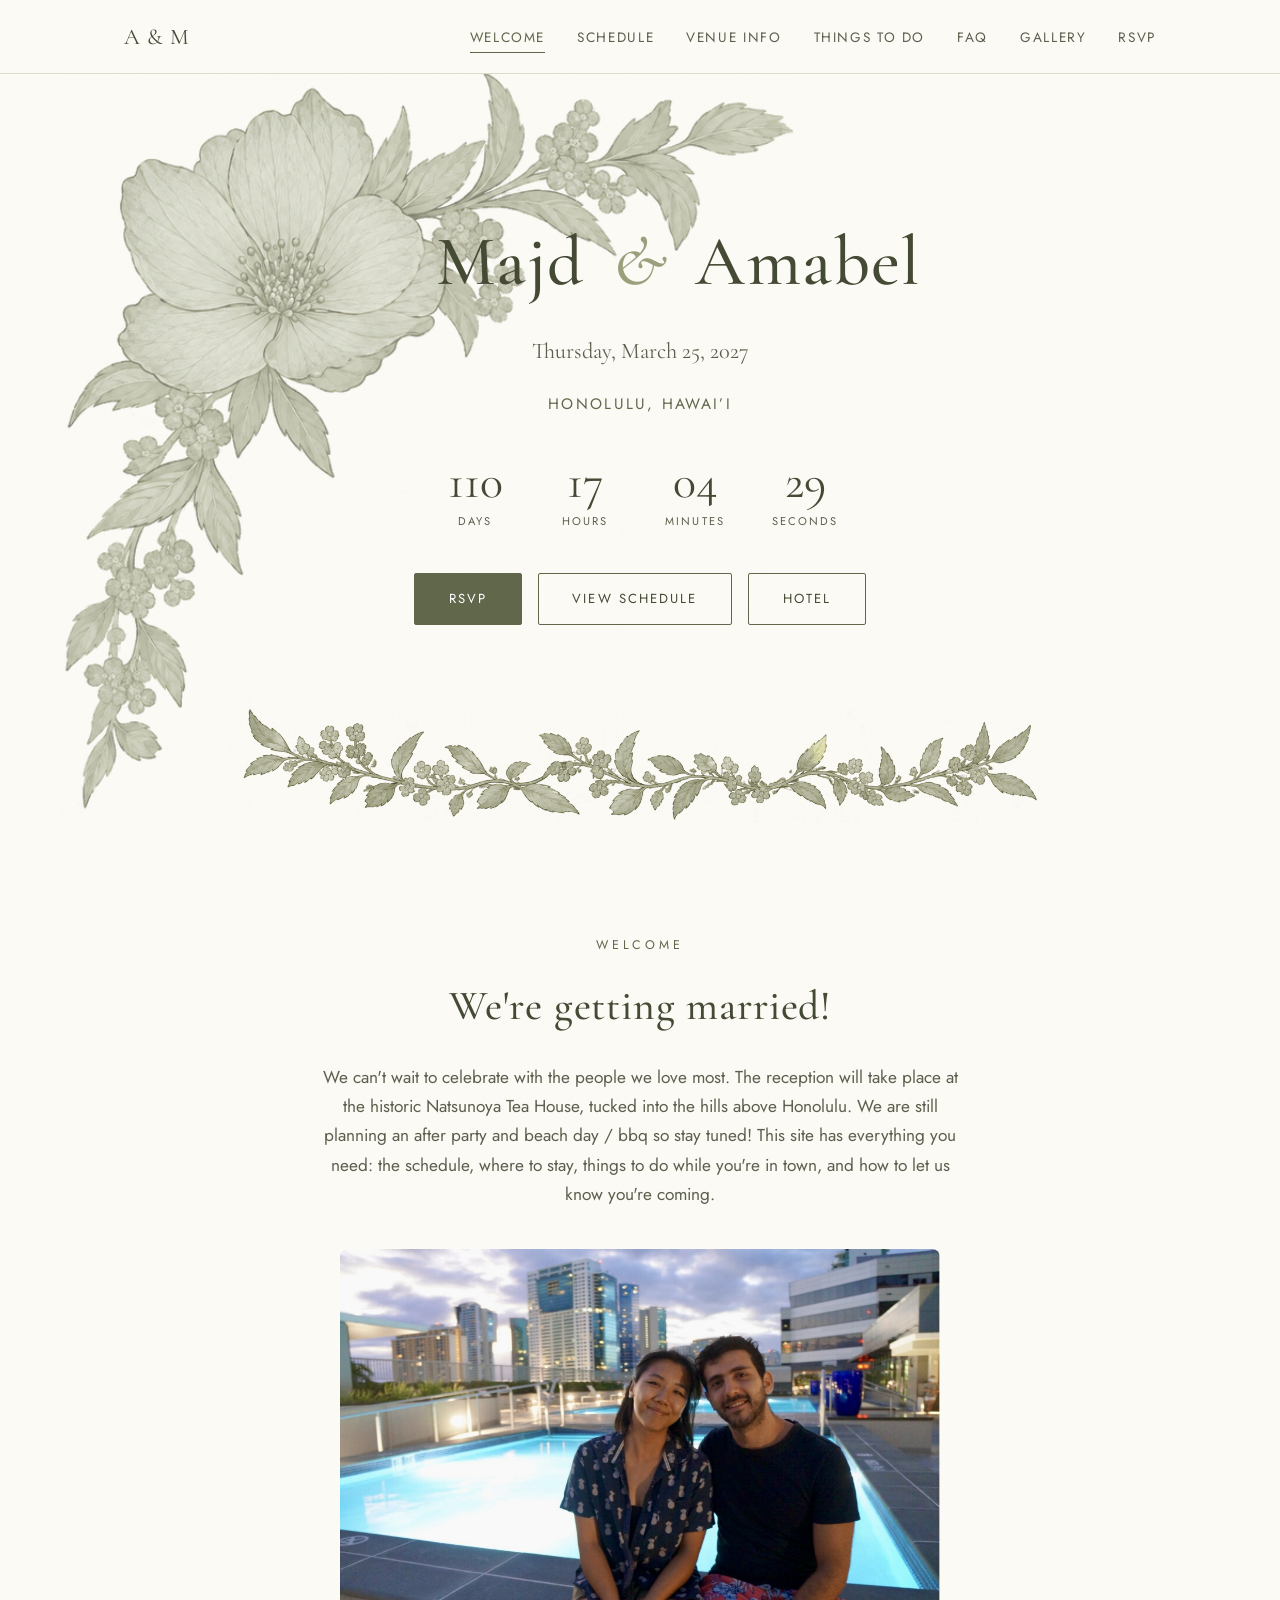
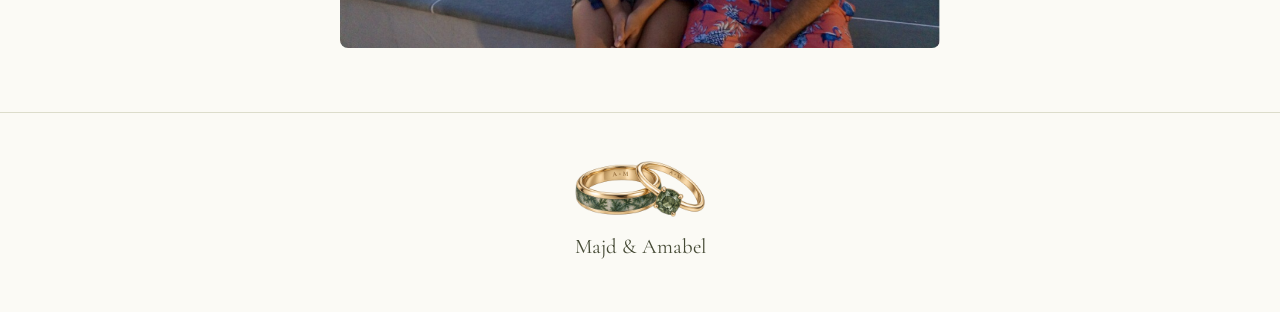
<file: index.html>
<!DOCTYPE html>
<html lang="en">
<head>
<meta charset="UTF-8">
<meta name="viewport" content="width=device-width, initial-scale=1.0">
<title>Majd & Amabel — March 25, 2027</title>
<meta name="description" content="Join us as we celebrate the wedding of Majd & Amabel on Thursday, March 25, 2027 in Honolulu, Hawai'i.">
<link rel="icon" href="images/favicon.svg" type="image/svg+xml">
<link rel="stylesheet" href="css/style.css">
</head>
<body>

<header class="site-header">
  <nav class="nav">
    <a href="index.html" class="nav-brand">A &amp; M</a>
    <button class="nav-toggle" aria-label="Toggle menu"><span></span><span></span><span></span></button>
    <ul class="nav-links">
      <li><a href="index.html" class="active">Welcome</a></li>
      <li><a href="schedule.html">Schedule</a></li>
      <li><a href="travel.html">Venue Info</a></li>
      <li><a href="things-to-do.html">Things To Do</a></li>
      <li><a href="faq.html">FAQ</a></li>
      <li><a href="gallery.html">Gallery</a></li>
      <li><a href="rsvp.html">RSVP</a></li>
    </ul>
  </nav>
</header>

<main>
  <section class="hero hero-decorated">
    <img class="hero-decor hero-decor-right" src="images/decor/corner-spray.png" alt="">
    <h1 class="hero-names"><span class="name name-left">Majd</span><span class="names-sep">&amp;</span><span class="name name-right">Amabel</span></h1>
    <p class="date-line">Thursday, March 25, 2027</p>
    <p class="place-line">Honolulu, Hawai&rsquo;i</p>

    <div class="countdown" data-date="2027-03-25T00:00:00-10:00">
      <div class="unit"><span class="num" id="cd-days">–</span><span class="label">Days</span></div>
      <div class="unit"><span class="num" id="cd-hours">–</span><span class="label">Hours</span></div>
      <div class="unit"><span class="num" id="cd-mins">–</span><span class="label">Minutes</span></div>
      <div class="unit"><span class="num" id="cd-secs">–</span><span class="label">Seconds</span></div>
    </div>

    <div class="btn-row">
      <a href="rsvp.html" class="btn btn-solid">RSVP</a>
      <a href="schedule.html" class="btn">View Schedule</a>
      <a href="travel.html#room-block" class="btn">Hotel</a>
    </div>
  </section>

  <div class="divider divider-floral"><img src="images/decor/divider-vine.png" alt=""></div>

  <section class="block">
    <div class="container">
      <span class="eyebrow">Welcome</span>
      <h2>We're getting married!</h2>
      <p class="lede">
        We can't wait to celebrate with the people we love most. The reception will take place
        at the historic Natsunoya Tea House, tucked into the hills above Honolulu. We are
        still planning an after party and beach day / bbq so stay tuned! This site has
        everything you need: the schedule, where to stay, things to do while you're in
        town, and how to let us know you're coming.
      </p>
      <img src="images/welcome/rooftop-pool.jpg" alt="Majd and Amabel at a rooftop pool in Honolulu"
        style="max-width:600px;width:100%;margin:2.5rem auto 0;border-radius:8px;display:block;">
    </div>
  </section>

</main>

<footer class="site-footer">
  <img class="footer-sprig" src="images/decor/rings.png" alt="">
  <div class="footer-names">Majd &amp; Amabel</div>
</footer>

<script src="js/script.js"></script>
</body>
</html>
</file>
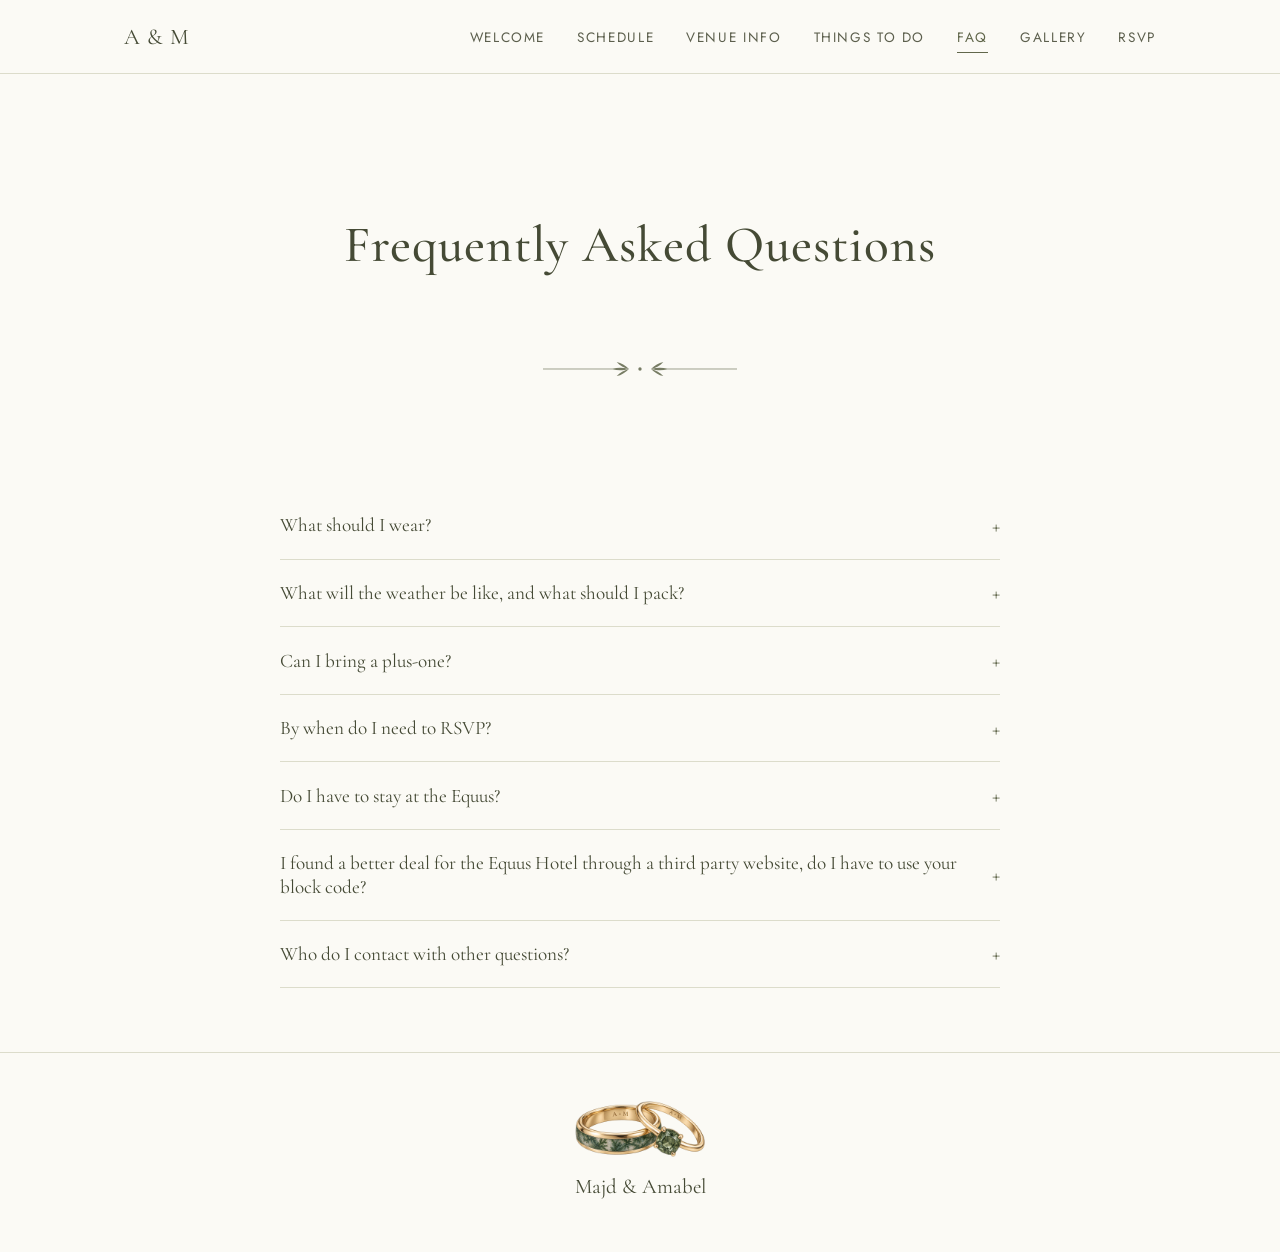
<file: faq.html>
<!DOCTYPE html>
<html lang="en">
<head>
<meta charset="UTF-8">
<meta name="viewport" content="width=device-width, initial-scale=1.0">
<title>FAQ — Majd & Amabel</title>
<link rel="icon" href="images/favicon.svg" type="image/svg+xml">
<link rel="stylesheet" href="css/style.css">
</head>
<body>

<header class="site-header">
  <nav class="nav">
    <a href="index.html" class="nav-brand">A &amp; M</a>
    <button class="nav-toggle" aria-label="Toggle menu"><span></span><span></span><span></span></button>
    <ul class="nav-links">
      <li><a href="index.html">Welcome</a></li>
      <li><a href="schedule.html">Schedule</a></li>
      <li><a href="travel.html">Venue Info</a></li>
      <li><a href="things-to-do.html">Things To Do</a></li>
      <li><a href="faq.html" class="active">FAQ</a></li>
      <li><a href="gallery.html">Gallery</a></li>
      <li><a href="rsvp.html">RSVP</a></li>
    </ul>
  </nav>
</header>

<main>
  <section class="hero" style="padding-bottom:1rem;">
    <h1 style="font-size:clamp(2.2rem,5vw,3.2rem);">Frequently Asked Questions</h1>
  </section>

  <div class="divider"><img src="images/divider.svg" alt=""></div>

  <section class="block">
    <div class="container">
      <div class="faq-list">
        <div class="faq-item">
          <button class="faq-question"><span>What should I wear?</span><span class="icon">+</span></button>
          <div class="faq-answer"><p>
            Please dress in whatever makes you feel most comfortable and confident. For
            inspiration, look toward &lsquo;aloha formal&rsquo;, &lsquo;festive&rsquo;, or
            &lsquo;semi-formal&rsquo; wedding attire.
          </p></div>
        </div>
        <div class="faq-item">
          <button class="faq-question"><span>What will the weather be like, and what should I pack?</span><span class="icon">+</span></button>
          <div class="faq-answer"><p>
            Late March in Honolulu is warm and pleasant, typically in the high 70s to low 80s°F
            (25&ndash;28°C), with the occasional passing shower. Pack light, breathable layers, a
            light rain jacket, comfortable shoes for outdoor activities, and something a little
            dressier for the wedding itself.
          </p></div>
        </div>
        <div class="faq-item">
          <button class="faq-question"><span>Can I bring a plus-one?</span><span class="icon">+</span></button>
          <div class="faq-answer"><p>
            If you want to bring a plus one that is not listed on your invitation, please
            contact us ASAP. We will do our best to accommodate you but can't make any
            guarantees.
          </p></div>
        </div>
        <div class="faq-item">
          <button class="faq-question"><span>By when do I need to RSVP?</span><span class="icon">+</span></button>
          <div class="faq-answer"><p>
            RSVPing as soon as possible is very appreciated as it helps us plan! Please
            RSVP by <strong>January 15, 2027</strong> using the form on our
            <a href="rsvp.html">RSVP page</a>.
          </p></div>
        </div>
        <div class="faq-item">
          <button class="faq-question"><span>Do I have to stay at the Equus?</span><span class="icon">+</span></button>
          <div class="faq-answer"><p>
            Absolutely not, stay wherever you like!
          </p></div>
        </div>
        <div class="faq-item">
          <button class="faq-question"><span>I found a better deal for the Equus Hotel through a third party website, do I have to use your block code?</span><span class="icon">+</span></button>
          <div class="faq-answer"><p>
            If you trust the third party, go ahead and book there! A couple things to keep in
            mind: 1) Third parties often don&rsquo;t mention the mandatory amenity fee so that
            they can advertise the lower prices &mdash; expect to pay an extra +$27/night once
            checking into the hotel. 2) If the prices are similar, go with our hotel block,
            which will get you a better room (their king instead of their queen).
          </p></div>
        </div>
        <div class="faq-item">
          <button class="faq-question"><span>Who do I contact with other questions?</span><span class="icon">+</span></button>
          <div class="faq-answer"><p>
            Feel free to reach out to either of us directly — we're happy to help with
            anything not covered here.
          </p></div>
        </div>
      </div>
    </div>
  </section>
</main>

<footer class="site-footer">
  <img class="footer-sprig" src="images/decor/rings.png" alt="">
  <div class="footer-names">Majd &amp; Amabel</div>
</footer>

<script src="js/script.js"></script>
</body>
</html>
</file>
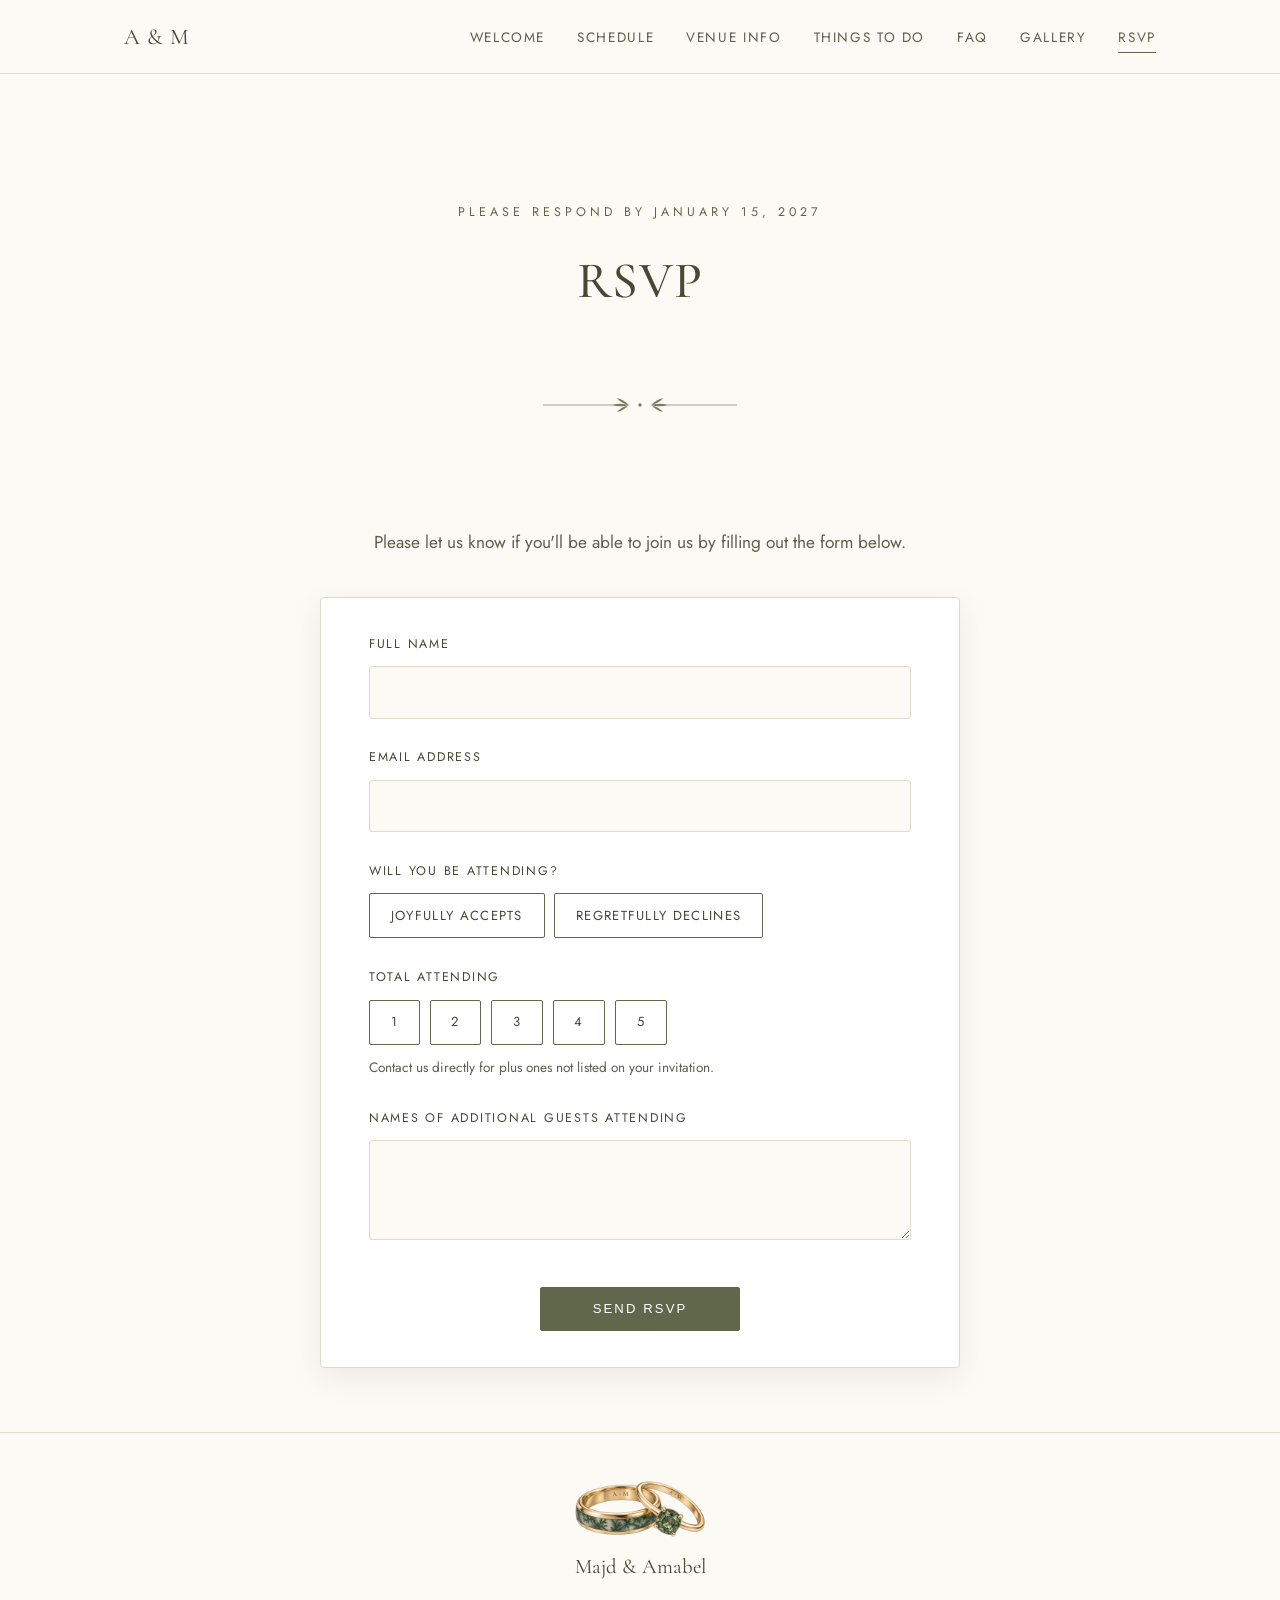
<file: rsvp.html>
<!DOCTYPE html>
<html lang="en">
<head>
<meta charset="UTF-8">
<meta name="viewport" content="width=device-width, initial-scale=1.0">
<title>RSVP — Majd & Amabel</title>
<link rel="icon" href="images/favicon.svg" type="image/svg+xml">
<link rel="stylesheet" href="css/style.css">
</head>
<body>

<header class="site-header">
  <nav class="nav">
    <a href="index.html" class="nav-brand">A &amp; M</a>
    <button class="nav-toggle" aria-label="Toggle menu"><span></span><span></span><span></span></button>
    <ul class="nav-links">
      <li><a href="index.html">Welcome</a></li>
      <li><a href="schedule.html">Schedule</a></li>
      <li><a href="travel.html">Venue Info</a></li>
      <li><a href="things-to-do.html">Things To Do</a></li>
      <li><a href="faq.html">FAQ</a></li>
      <li><a href="gallery.html">Gallery</a></li>
      <li><a href="rsvp.html" class="active">RSVP</a></li>
    </ul>
  </nav>
</header>

<main>
  <section class="hero" style="padding-bottom:1rem;">
    <span class="eyebrow">Please Respond By January 15, 2027</span>
    <h1 style="font-size:clamp(2.2rem,5vw,3.2rem);">RSVP</h1>
  </section>

  <div class="divider"><img src="images/divider.svg" alt=""></div>

  <section class="block">
    <div class="container">
      <p class="lede">Please let us know if you'll be able to join us by filling out the form below.</p>

      <div class="rsvp-panel">
        <form id="rsvp-form">

          <div class="rsvp-field">
            <label class="rsvp-field-label" for="rsvp-name">Full Name</label>
            <input type="text" id="rsvp-name" name="name" autocomplete="name" required>
          </div>

          <div class="rsvp-field">
            <label class="rsvp-field-label" for="rsvp-email">Email Address</label>
            <input type="email" id="rsvp-email" name="email" autocomplete="email" required>
          </div>

          <div class="rsvp-field">
            <span class="rsvp-field-label">Will You Be Attending?</span>
            <div class="choice-group">
              <span class="choice">
                <input type="radio" id="attend-yes" name="attending" value="Joyfully Accepts" required>
                <label for="attend-yes">Joyfully Accepts</label>
              </span>
              <span class="choice">
                <input type="radio" id="attend-no" name="attending" value="Regretfully Declines">
                <label for="attend-no">Regretfully Declines</label>
              </span>
            </div>
          </div>

          <div class="rsvp-field" id="rsvp-total-field">
            <span class="rsvp-field-label">Total Attending</span>
            <div class="choice-group">
              <span class="choice">
                <input type="radio" id="total-1" name="total" value="1" required>
                <label for="total-1">1</label>
              </span>
              <span class="choice">
                <input type="radio" id="total-2" name="total" value="2">
                <label for="total-2">2</label>
              </span>
              <span class="choice">
                <input type="radio" id="total-3" name="total" value="3">
                <label for="total-3">3</label>
              </span>
              <span class="choice">
                <input type="radio" id="total-4" name="total" value="4">
                <label for="total-4">4</label>
              </span>
              <span class="choice">
                <input type="radio" id="total-5" name="total" value="5">
                <label for="total-5">5</label>
              </span>
            </div>
            <p class="rsvp-hint">Contact us directly for plus ones not listed on your invitation.</p>
          </div>

          <div class="rsvp-field" id="rsvp-guest-names-field">
            <label class="rsvp-field-label" for="rsvp-guests">Names of Additional Guests Attending</label>
            <textarea id="rsvp-guests" name="guest_names" autocomplete="off"></textarea>
          </div>

          <div class="rsvp-submit-row">
            <button type="submit" class="btn btn-solid">Send RSVP</button>
          </div>

          <div class="rsvp-error note-box" id="rsvp-error">
            Something went wrong sending your RSVP. Please try again, or email us directly so we don&rsquo;t miss you.
          </div>
        </form>

        <div class="rsvp-thanks" id="rsvp-thanks">
          <img class="rsvp-thanks-bow" src="images/decor/flower-single.png" alt="">
          <h3>Thank you!</h3>
          <p>Your RSVP has been received. We can&rsquo;t wait to celebrate with you.</p>
        </div>
      </div>
    </div>
  </section>
</main>

<footer class="site-footer">
  <img class="footer-sprig" src="images/decor/rings.png" alt="">
  <div class="footer-names">Majd &amp; Amabel</div>
</footer>

<script src="js/script.js"></script>
</body>
</html>
</file>
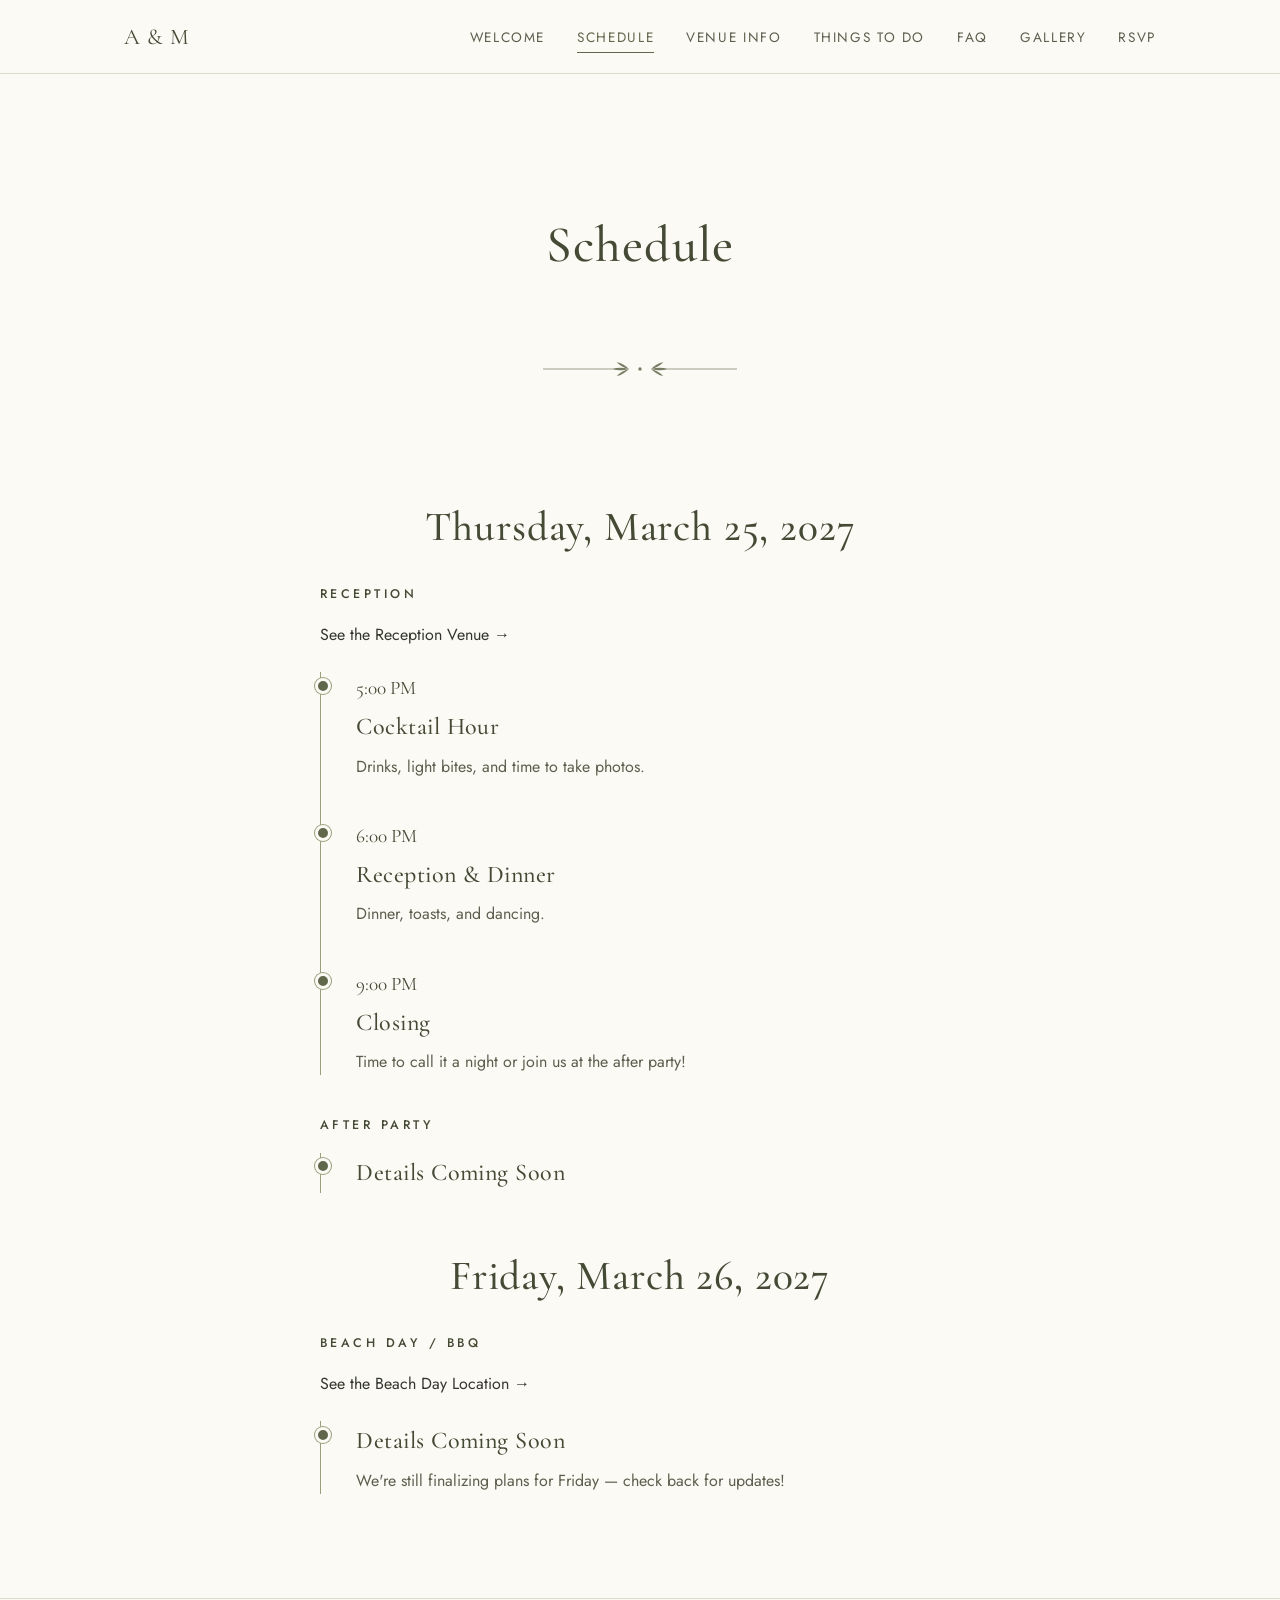
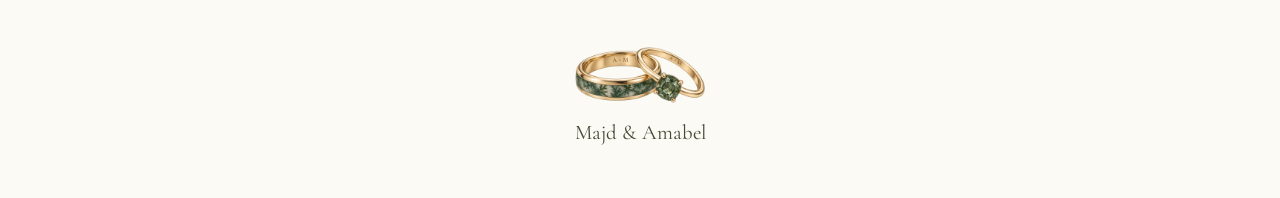
<file: schedule.html>
<!DOCTYPE html>
<html lang="en">
<head>
<meta charset="UTF-8">
<meta name="viewport" content="width=device-width, initial-scale=1.0">
<title>Schedule — Majd & Amabel</title>
<link rel="icon" href="images/favicon.svg" type="image/svg+xml">
<link rel="stylesheet" href="css/style.css">
</head>
<body>

<header class="site-header">
  <nav class="nav">
    <a href="index.html" class="nav-brand">A &amp; M</a>
    <button class="nav-toggle" aria-label="Toggle menu"><span></span><span></span><span></span></button>
    <ul class="nav-links">
      <li><a href="index.html">Welcome</a></li>
      <li><a href="schedule.html" class="active">Schedule</a></li>
      <li><a href="travel.html">Venue Info</a></li>
      <li><a href="things-to-do.html">Things To Do</a></li>
      <li><a href="faq.html">FAQ</a></li>
      <li><a href="gallery.html">Gallery</a></li>
      <li><a href="rsvp.html">RSVP</a></li>
    </ul>
  </nav>
</header>

<main>
  <section class="hero" style="padding-bottom:1rem;">
    <h1 style="font-size:clamp(2.2rem,5vw,3.2rem);">Schedule</h1>
  </section>

  <div class="divider"><img src="images/divider.svg" alt=""></div>

  <section class="block">
    <div class="container">
      <h2>Thursday, March 25, 2027</h2>

      <h3 class="timeline-subhead">Reception</h3>
      <p style="max-width:640px;margin:0 auto 1.5rem;">
        <a href="travel.html#reception-venue">See the Reception Venue &rarr;</a>
      </p>
      <div class="timeline">
        <div class="timeline-item">
          <span class="time">5:00 PM</span>
          <h3>Cocktail Hour</h3>
          <p>Drinks, light bites, and time to take photos.</p>
        </div>
        <div class="timeline-item">
          <span class="time">6:00 PM</span>
          <h3>Reception &amp; Dinner</h3>
          <p>Dinner, toasts, and dancing.</p>
        </div>
        <div class="timeline-item">
          <span class="time">9:00 PM</span>
          <h3>Closing</h3>
          <p>Time to call it a night or join us at the after party!</p>
        </div>
      </div>

      <h3 class="timeline-subhead">After Party</h3>
      <div class="timeline">
        <div class="timeline-item">
          <h3>Details Coming Soon</h3>
        </div>
      </div>

      <h2 style="margin-top:3rem;">Friday, March 26, 2027</h2>

      <h3 class="timeline-subhead">Beach Day / BBQ</h3>
      <p style="max-width:640px;margin:0 auto 1.5rem;">
        <a href="travel.html#beach-day">See the Beach Day Location &rarr;</a>
      </p>
      <div class="timeline">
        <div class="timeline-item">
          <h3>Details Coming Soon</h3>
          <p>We're still finalizing plans for Friday — check back for updates!</p>
        </div>
      </div>
    </div>
  </section>
</main>

<footer class="site-footer">
  <img class="footer-sprig" src="images/decor/rings.png" alt="">
  <div class="footer-names">Majd &amp; Amabel</div>
</footer>

<script src="js/script.js"></script>
</body>
</html>
</file>
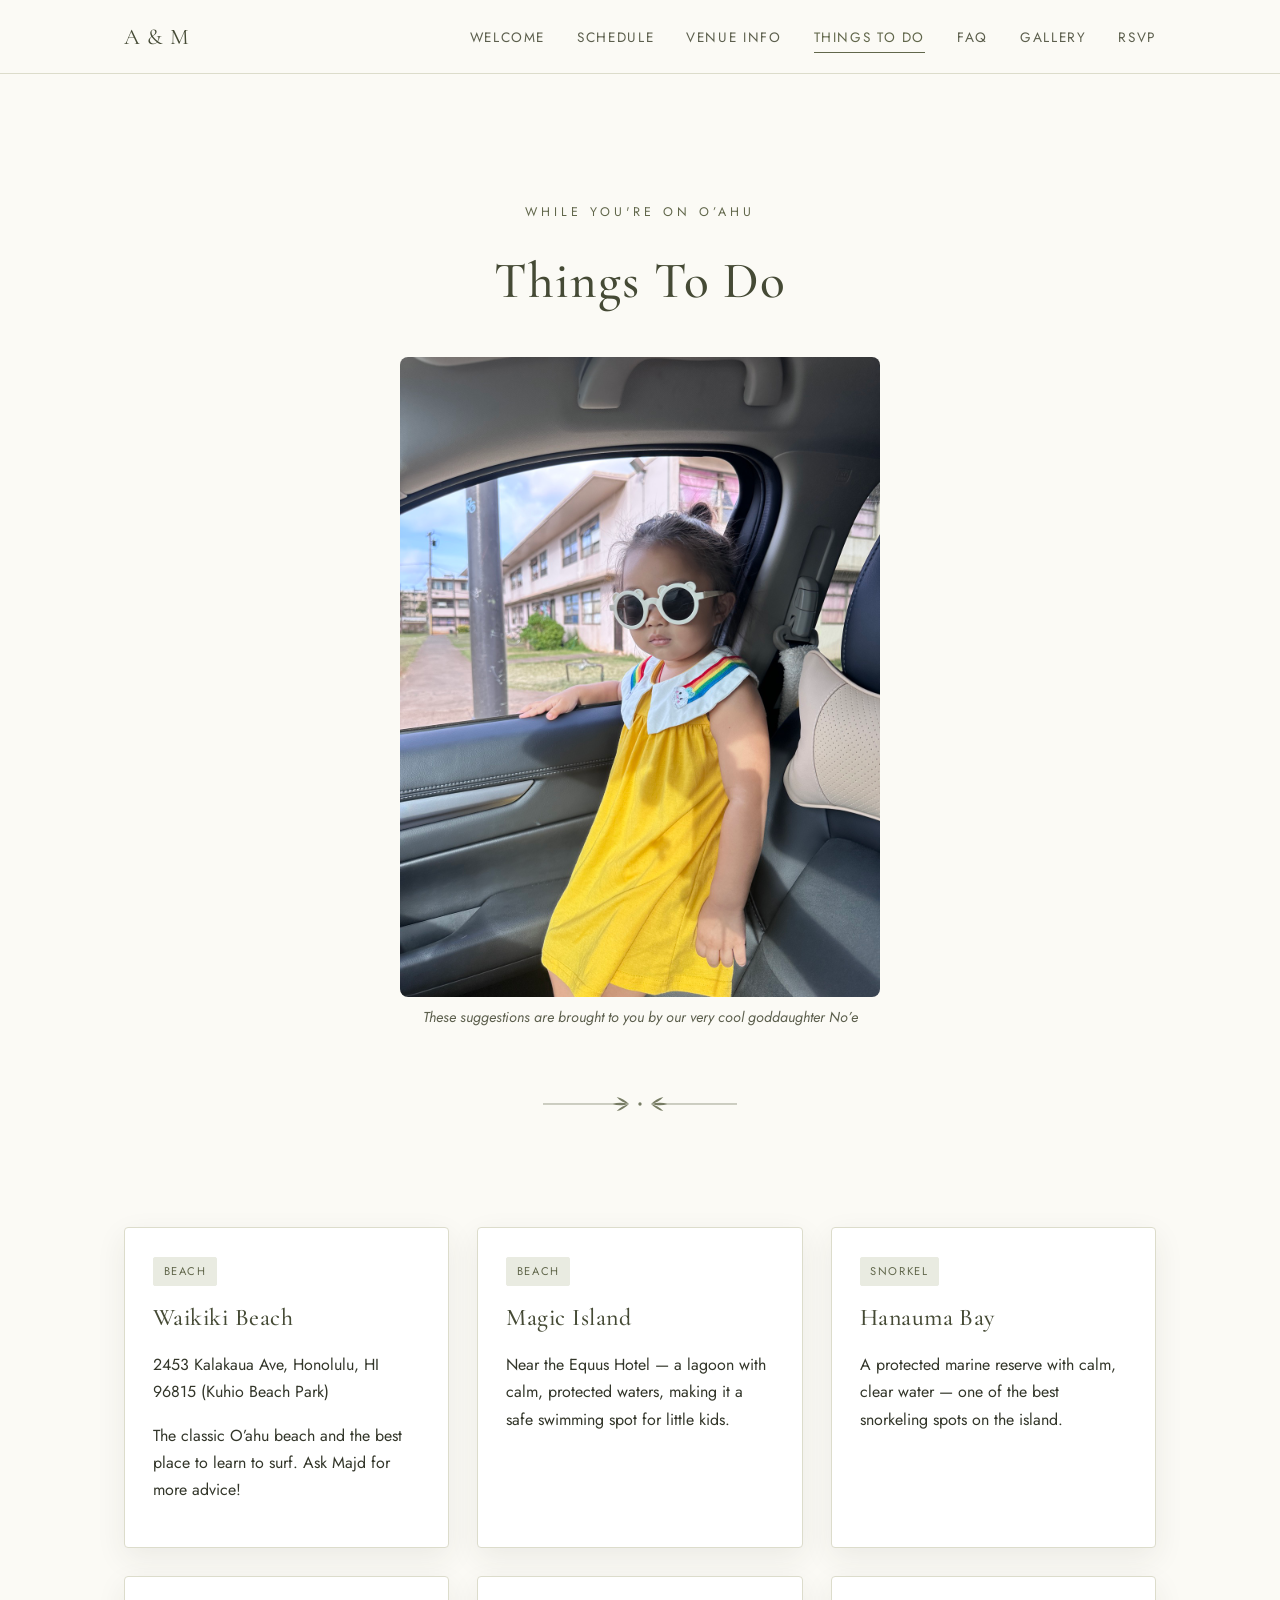
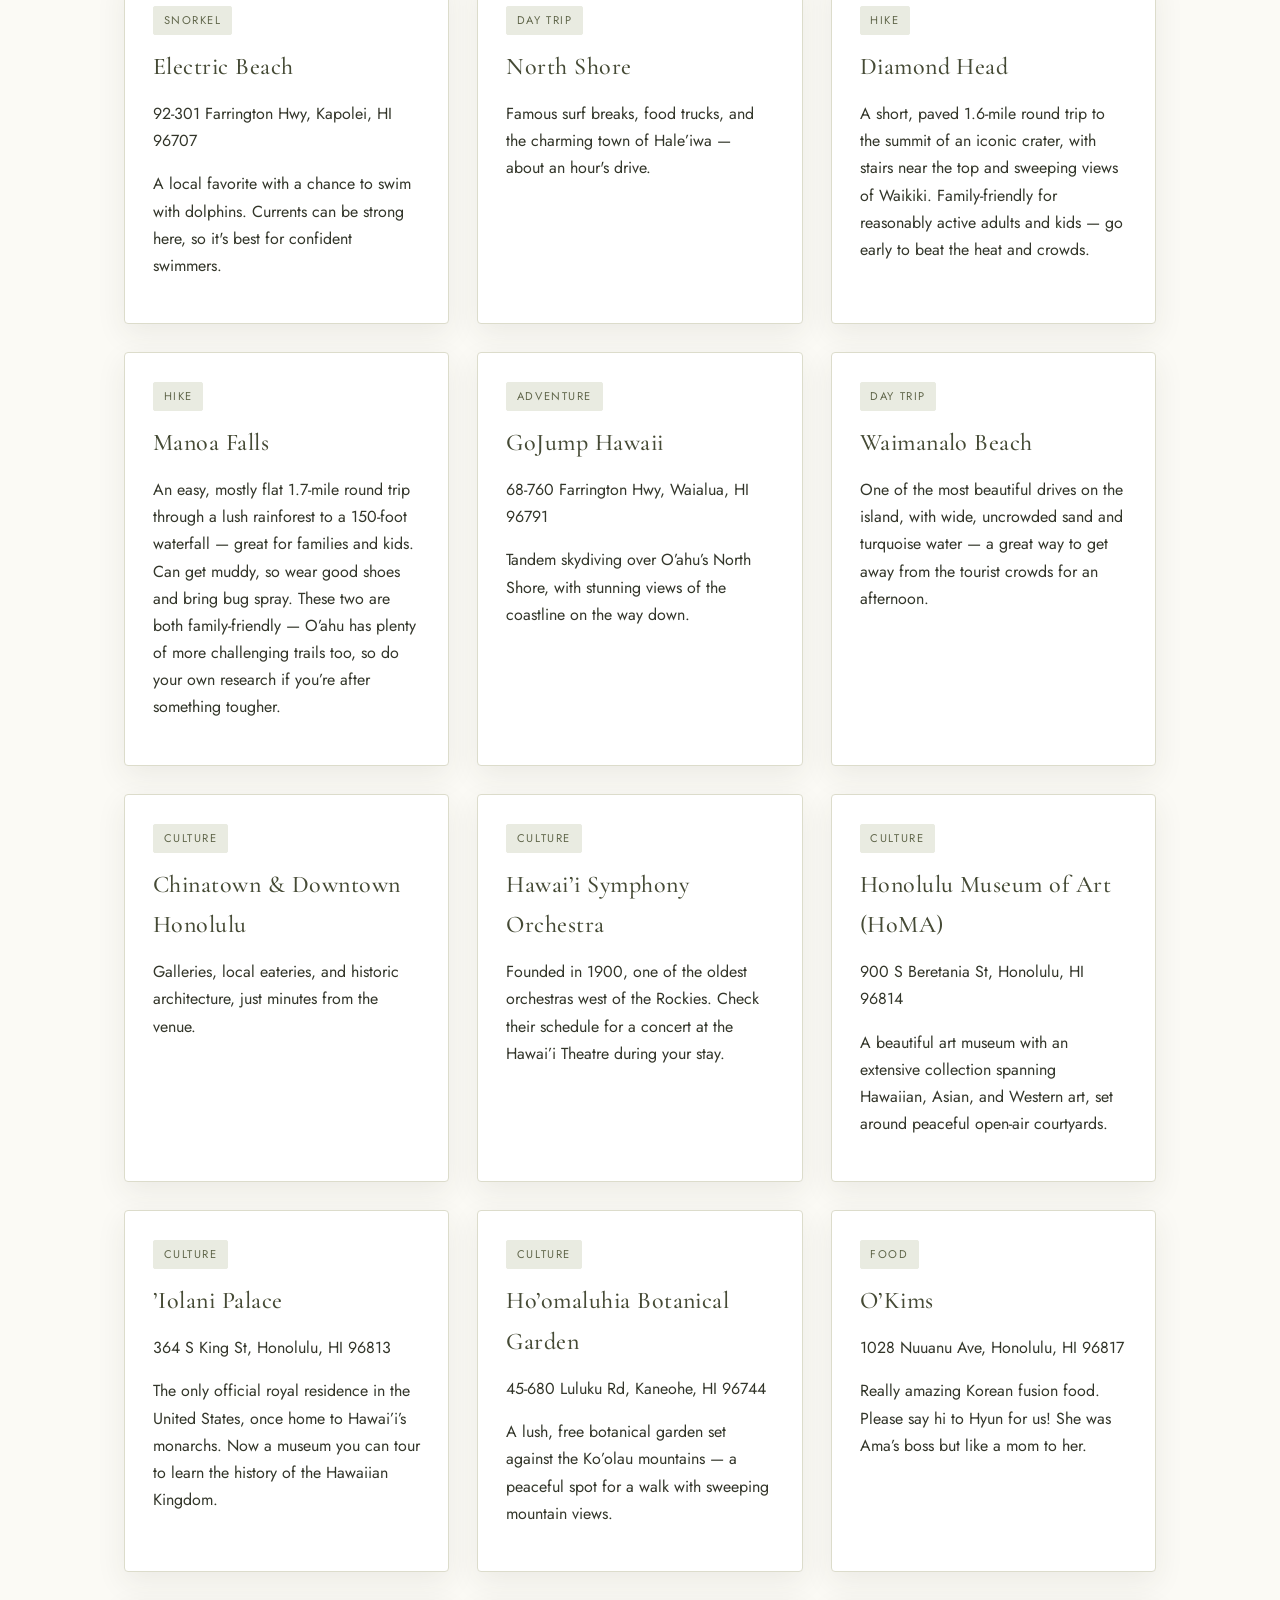
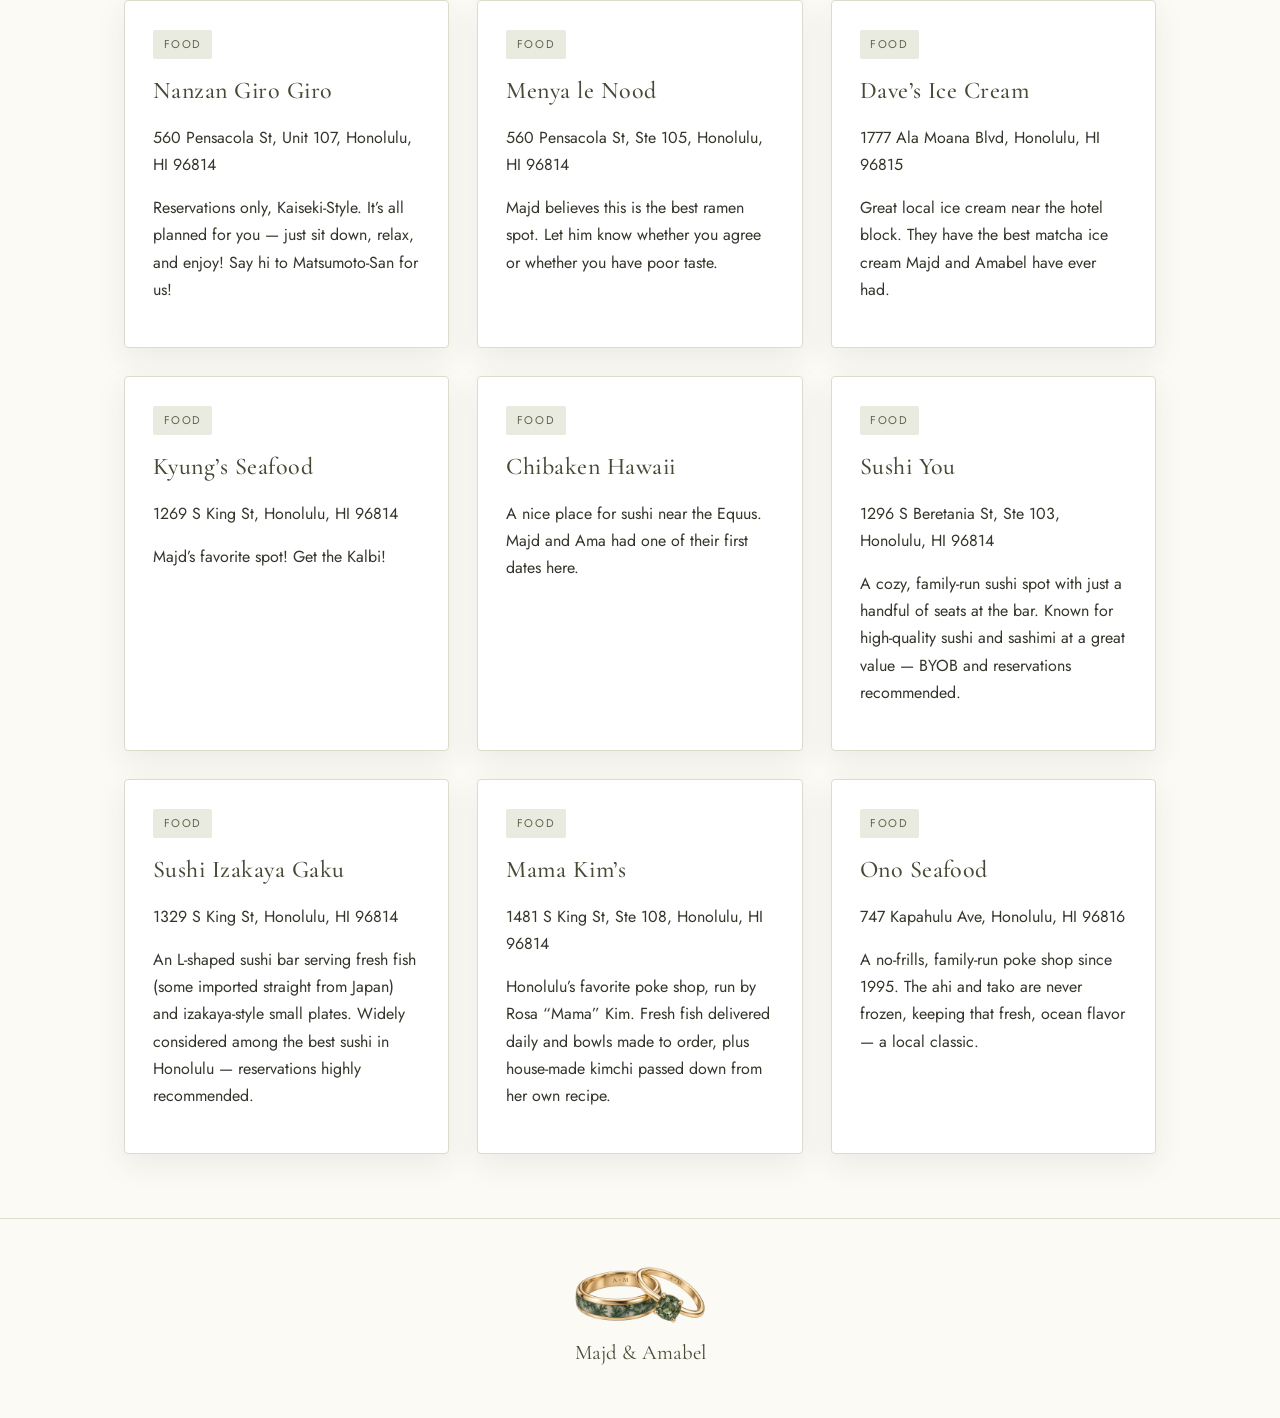
<file: things-to-do.html>
<!DOCTYPE html>
<html lang="en">
<head>
<meta charset="UTF-8">
<meta name="viewport" content="width=device-width, initial-scale=1.0">
<title>Things To Do — Majd & Amabel</title>
<link rel="icon" href="images/favicon.svg" type="image/svg+xml">
<link rel="stylesheet" href="css/style.css">
</head>
<body>

<header class="site-header">
  <nav class="nav">
    <a href="index.html" class="nav-brand">A &amp; M</a>
    <button class="nav-toggle" aria-label="Toggle menu"><span></span><span></span><span></span></button>
    <ul class="nav-links">
      <li><a href="index.html">Welcome</a></li>
      <li><a href="schedule.html">Schedule</a></li>
      <li><a href="travel.html">Venue Info</a></li>
      <li><a href="things-to-do.html" class="active">Things To Do</a></li>
      <li><a href="faq.html">FAQ</a></li>
      <li><a href="gallery.html">Gallery</a></li>
      <li><a href="rsvp.html">RSVP</a></li>
    </ul>
  </nav>
</header>

<main>
  <section class="hero" style="padding-bottom:1rem;">
    <span class="eyebrow">While You're on O&rsquo;ahu</span>
    <h1 style="font-size:clamp(2.2rem,5vw,3.2rem);">Things To Do</h1>
    <figure style="max-width:480px;width:100%;margin:2rem auto 0;">
      <img src="images/things-to-do/oahu-kiddo.jpg" alt="A little girl in sunglasses and a yellow dress on O&rsquo;ahu"
        style="width:100%;border-radius:8px;display:block;">
      <figcaption style="text-align:center;margin-top:0.5rem;font-size:0.9rem;font-style:italic;color:var(--ink-soft);">
        These suggestions are brought to you by our very cool goddaughter No&rsquo;e
      </figcaption>
    </figure>
  </section>

  <div class="divider"><img src="images/divider.svg" alt=""></div>

  <section class="block">
    <div class="container">
      <div class="card-grid">
        <div class="card">
          <span class="tag">Beach</span>
          <h3>Waikiki Beach</h3>
          <p>2453 Kalakaua Ave, Honolulu, HI 96815 (Kuhio Beach Park)</p>
          <p>The classic O&rsquo;ahu beach and the best place to learn to surf. Ask Majd for
          more advice!</p>
        </div>
        <div class="card">
          <span class="tag">Beach</span>
          <h3>Magic Island</h3>
          <p>Near the Equus Hotel — a lagoon with calm, protected waters, making it a safe
          swimming spot for little kids.</p>
        </div>
        <div class="card">
          <span class="tag">Snorkel</span>
          <h3>Hanauma Bay</h3>
          <p>A protected marine reserve with calm, clear water — one of the best snorkeling spots on the island.</p>
        </div>
        <div class="card">
          <span class="tag">Snorkel</span>
          <h3>Electric Beach</h3>
          <p>92-301 Farrington Hwy, Kapolei, HI 96707</p>
          <p>A local favorite with a chance to swim with dolphins. Currents can be strong here,
          so it's best for confident swimmers.</p>
        </div>
        <div class="card">
          <span class="tag">Day Trip</span>
          <h3>North Shore</h3>
          <p>Famous surf breaks, food trucks, and the charming town of Hale&rsquo;iwa — about an hour's drive.</p>
        </div>
        <div class="card">
          <span class="tag">Hike</span>
          <h3>Diamond Head</h3>
          <p>A short, paved 1.6-mile round trip to the summit of an iconic crater, with stairs
          near the top and sweeping views of Waikiki. Family-friendly for reasonably active
          adults and kids &mdash; go early to beat the heat and crowds.</p>
        </div>
        <div class="card">
          <span class="tag">Hike</span>
          <h3>Manoa Falls</h3>
          <p>An easy, mostly flat 1.7-mile round trip through a lush rainforest to a 150-foot
          waterfall &mdash; great for families and kids. Can get muddy, so wear good shoes and
          bring bug spray. These two are both family-friendly &mdash; O&rsquo;ahu has plenty of
          more challenging trails too, so do your own research if you&rsquo;re after something
          tougher.</p>
        </div>
        <div class="card">
          <span class="tag">Adventure</span>
          <h3>GoJump Hawaii</h3>
          <p>68-760 Farrington Hwy, Waialua, HI 96791</p>
          <p>Tandem skydiving over O&rsquo;ahu&rsquo;s North Shore, with stunning views of the
          coastline on the way down.</p>
        </div>
        <div class="card">
          <span class="tag">Day Trip</span>
          <h3>Waimanalo Beach</h3>
          <p>One of the most beautiful drives on the island, with wide, uncrowded sand and
          turquoise water — a great way to get away from the tourist crowds for an afternoon.</p>
        </div>
        <div class="card">
          <span class="tag">Culture</span>
          <h3>Chinatown &amp; Downtown Honolulu</h3>
          <p>Galleries, local eateries, and historic architecture, just minutes from the venue.</p>
        </div>
        <div class="card">
          <span class="tag">Culture</span>
          <h3>Hawai&rsquo;i Symphony Orchestra</h3>
          <p>Founded in 1900, one of the oldest orchestras west of the Rockies. Check their
          schedule for a concert at the Hawai&rsquo;i Theatre during your stay.</p>
        </div>
        <div class="card">
          <span class="tag">Culture</span>
          <h3>Honolulu Museum of Art (HoMA)</h3>
          <p>900 S Beretania St, Honolulu, HI 96814</p>
          <p>A beautiful art museum with an extensive collection spanning Hawaiian, Asian,
          and Western art, set around peaceful open-air courtyards.</p>
        </div>
        <div class="card">
          <span class="tag">Culture</span>
          <h3>&rsquo;Iolani Palace</h3>
          <p>364 S King St, Honolulu, HI 96813</p>
          <p>The only official royal residence in the United States, once home to Hawai&rsquo;i&rsquo;s
          monarchs. Now a museum you can tour to learn the history of the Hawaiian Kingdom.</p>
        </div>
        <div class="card">
          <span class="tag">Culture</span>
          <h3>Ho&rsquo;omaluhia Botanical Garden</h3>
          <p>45-680 Luluku Rd, Kaneohe, HI 96744</p>
          <p>A lush, free botanical garden set against the Ko&rsquo;olau mountains &mdash; a
          peaceful spot for a walk with sweeping mountain views.</p>
        </div>
        <div class="card">
          <span class="tag">Food</span>
          <h3>O&rsquo;Kims</h3>
          <p>1028 Nuuanu Ave, Honolulu, HI 96817</p>
          <p>Really amazing Korean fusion food. Please say hi to Hyun for us! She was
          Ama&rsquo;s boss but like a mom to her.</p>
        </div>
        <div class="card">
          <span class="tag">Food</span>
          <h3>Nanzan Giro Giro</h3>
          <p>560 Pensacola St, Unit 107, Honolulu, HI 96814</p>
          <p>Reservations only, Kaiseki-Style. It&rsquo;s all planned for you &mdash; just sit down,
          relax, and enjoy! Say hi to Matsumoto-San for us!</p>
        </div>
        <div class="card">
          <span class="tag">Food</span>
          <h3>Menya le Nood</h3>
          <p>560 Pensacola St, Ste 105, Honolulu, HI 96814</p>
          <p>Majd believes this is the best ramen spot. Let him know whether you agree or
          whether you have poor taste.</p>
        </div>
        <div class="card">
          <span class="tag">Food</span>
          <h3>Dave&rsquo;s Ice Cream</h3>
          <p>1777 Ala Moana Blvd, Honolulu, HI 96815</p>
          <p>Great local ice cream near the hotel block. They have the best matcha ice cream
          Majd and Amabel have ever had.</p>
        </div>
        <div class="card">
          <span class="tag">Food</span>
          <h3>Kyung&rsquo;s Seafood</h3>
          <p>1269 S King St, Honolulu, HI 96814</p>
          <p>Majd&rsquo;s favorite spot! Get the Kalbi!</p>
        </div>
        <div class="card">
          <span class="tag">Food</span>
          <h3>Chibaken Hawaii</h3>
          <p>A nice place for sushi near the Equus. Majd and Ama had one of their first dates here.</p>
        </div>
        <div class="card">
          <span class="tag">Food</span>
          <h3>Sushi You</h3>
          <p>1296 S Beretania St, Ste 103, Honolulu, HI 96814</p>
          <p>A cozy, family-run sushi spot with just a handful of seats at the bar. Known for
          high-quality sushi and sashimi at a great value &mdash; BYOB and reservations recommended.</p>
        </div>
        <div class="card">
          <span class="tag">Food</span>
          <h3>Sushi Izakaya Gaku</h3>
          <p>1329 S King St, Honolulu, HI 96814</p>
          <p>An L-shaped sushi bar serving fresh fish (some imported straight from Japan) and
          izakaya-style small plates. Widely considered among the best sushi in Honolulu &mdash;
          reservations highly recommended.</p>
        </div>
        <div class="card">
          <span class="tag">Food</span>
          <h3>Mama Kim&rsquo;s</h3>
          <p>1481 S King St, Ste 108, Honolulu, HI 96814</p>
          <p>Honolulu&rsquo;s favorite poke shop, run by Rosa &ldquo;Mama&rdquo; Kim. Fresh fish
          delivered daily and bowls made to order, plus house-made kimchi passed down from her
          own recipe.</p>
        </div>
        <div class="card">
          <span class="tag">Food</span>
          <h3>Ono Seafood</h3>
          <p>747 Kapahulu Ave, Honolulu, HI 96816</p>
          <p>A no-frills, family-run poke shop since 1995. The ahi and tako are never frozen,
          keeping that fresh, ocean flavor &mdash; a local classic.</p>
        </div>
      </div>
    </div>
  </section>
</main>

<footer class="site-footer">
  <img class="footer-sprig" src="images/decor/rings.png" alt="">
  <div class="footer-names">Majd &amp; Amabel</div>
</footer>

<script src="js/script.js"></script>
</body>
</html>
</file>
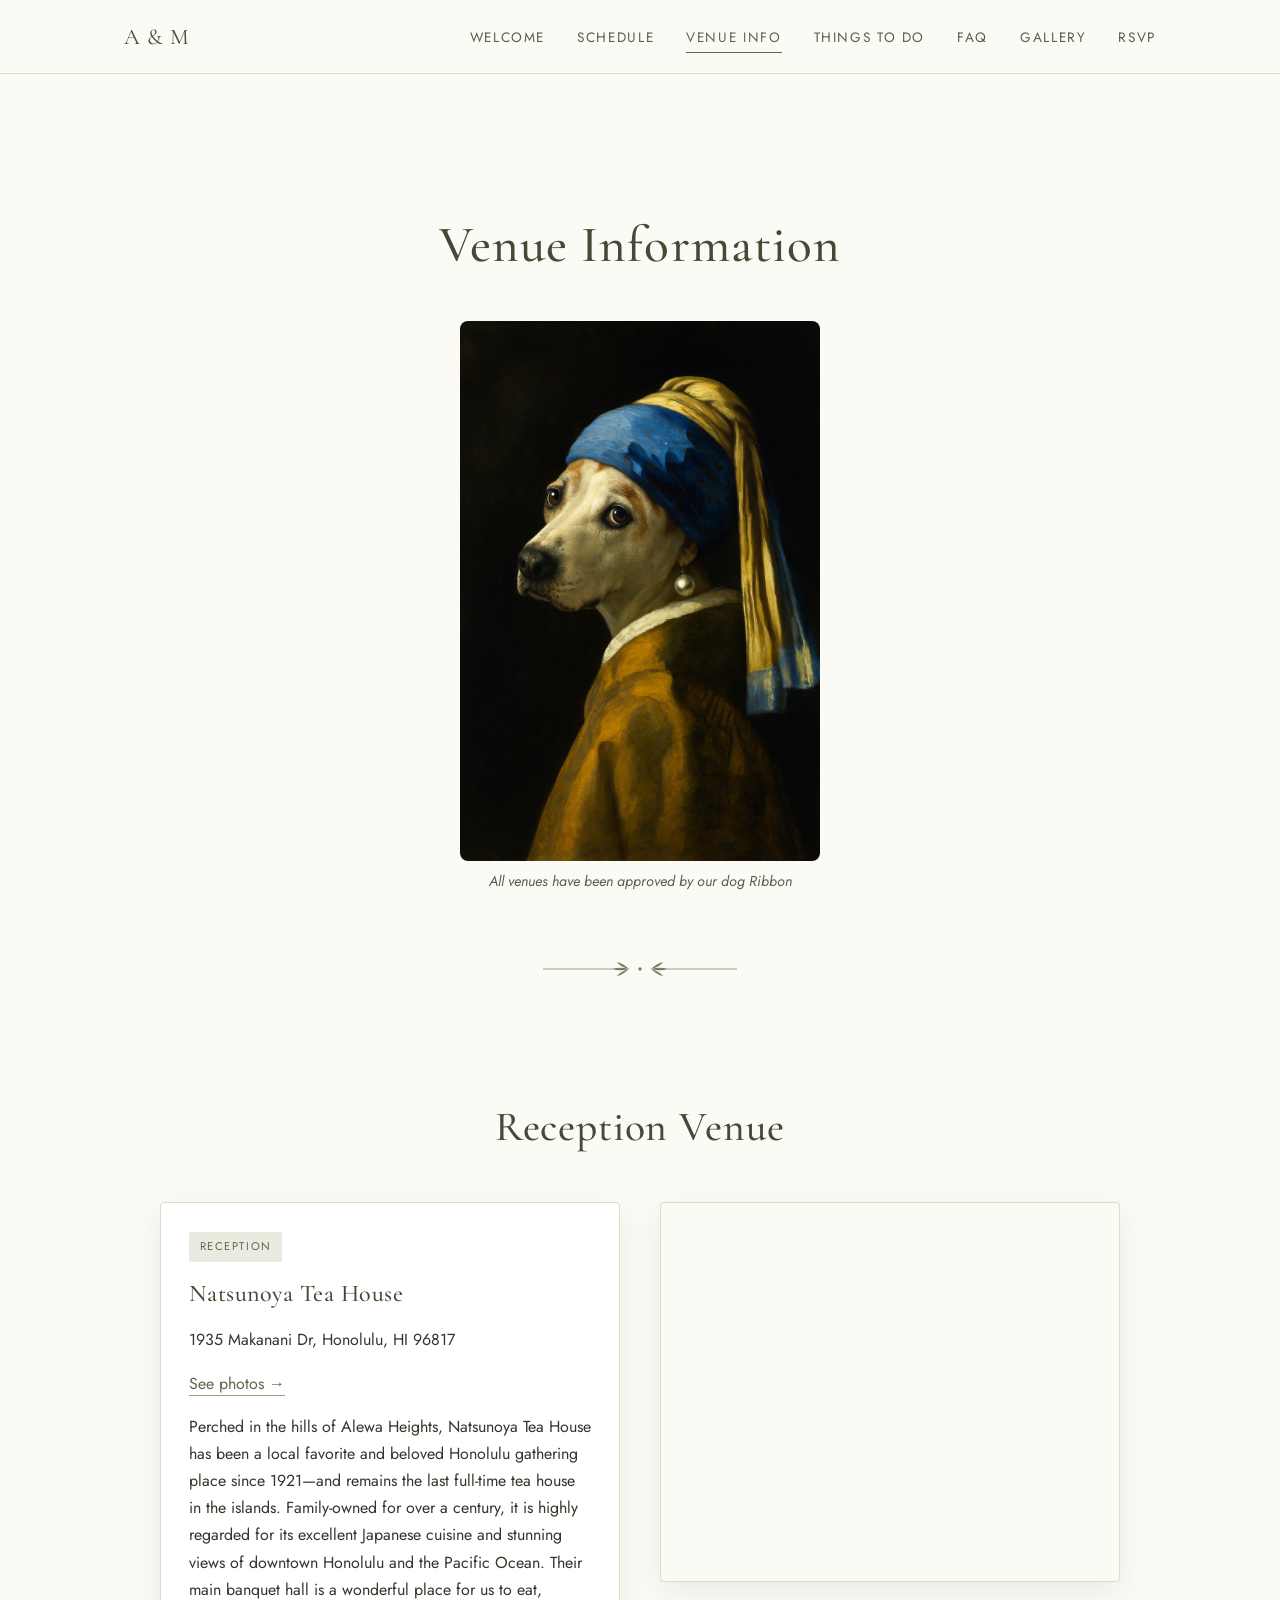
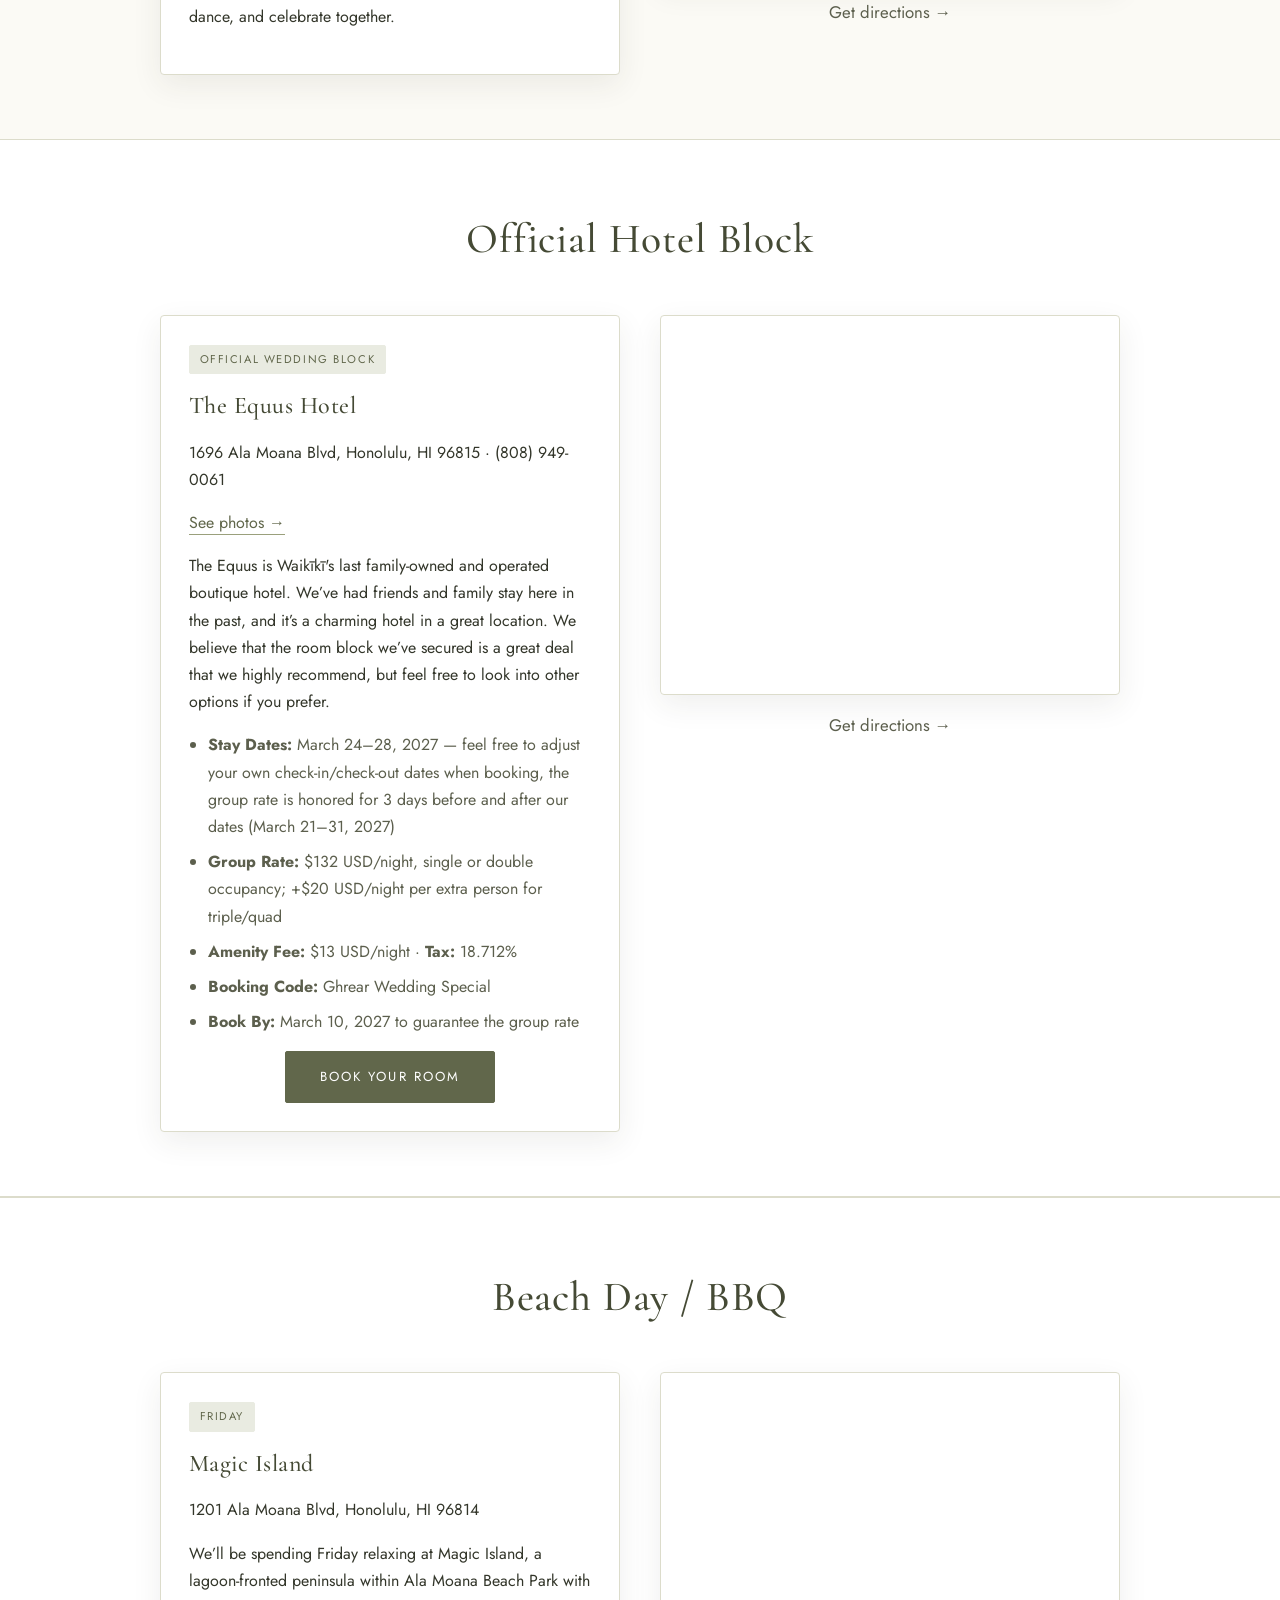
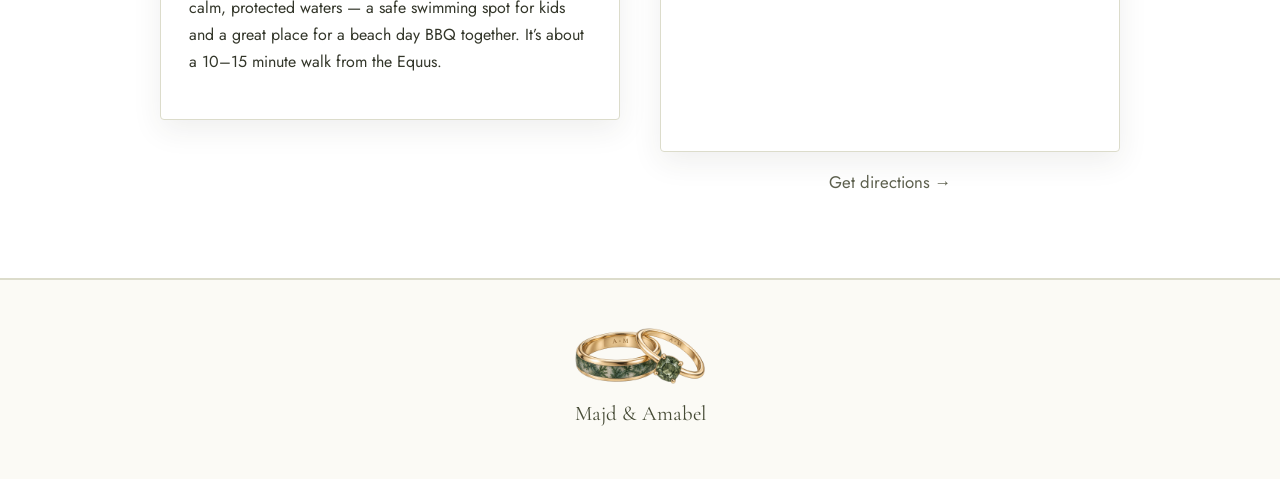
<file: travel.html>
<!DOCTYPE html>
<html lang="en">
<head>
<meta charset="UTF-8">
<meta name="viewport" content="width=device-width, initial-scale=1.0">
<title>Venue Information — Majd & Amabel</title>
<link rel="icon" href="images/favicon.svg" type="image/svg+xml">
<link rel="stylesheet" href="css/style.css">
</head>
<body>

<header class="site-header">
  <nav class="nav">
    <a href="index.html" class="nav-brand">A &amp; M</a>
    <button class="nav-toggle" aria-label="Toggle menu"><span></span><span></span><span></span></button>
    <ul class="nav-links">
      <li><a href="index.html">Welcome</a></li>
      <li><a href="schedule.html">Schedule</a></li>
      <li><a href="travel.html" class="active">Venue Info</a></li>
      <li><a href="things-to-do.html">Things To Do</a></li>
      <li><a href="faq.html">FAQ</a></li>
      <li><a href="gallery.html">Gallery</a></li>
      <li><a href="rsvp.html">RSVP</a></li>
    </ul>
  </nav>
</header>

<main>
  <section class="hero" style="padding-bottom:1rem;">
    <h1 style="font-size:clamp(2.2rem,5vw,3.2rem);">Venue Information</h1>
    <figure style="max-width:360px;width:100%;margin:2rem auto 0;">
      <img src="images/travel/pearl-earring-dog.jpg" alt="A dog dressed as Girl with a Pearl Earring"
        style="width:100%;border-radius:8px;display:block;">
      <figcaption style="text-align:center;margin-top:0.5rem;font-size:0.9rem;font-style:italic;color:var(--ink-soft);">
        All venues have been approved by our dog Ribbon
      </figcaption>
    </figure>
  </section>

  <div class="divider"><img src="images/divider.svg" alt=""></div>

  <section class="block">
    <div class="container">
      <h2 id="reception-venue">Reception Venue</h2>
      <div class="two-col" style="max-width:960px;margin:2.5rem auto 0;align-items:start;">
        <div class="card">
          <span class="tag">Reception</span>
          <h3>Natsunoya Tea House</h3>
          <p>1935 Makanani Dr, Honolulu, HI 96817</p>
          <p class="card-link"><a href="gallery.html#natsunoya">See photos &rarr;</a></p>
          <p>
            Perched in the hills of Alewa Heights, Natsunoya Tea House has been a local
            favorite and beloved Honolulu gathering place since 1921&mdash;and remains the
            last full-time tea house in the islands. Family-owned for over a century, it is
            highly regarded for its excellent Japanese cuisine and stunning views of downtown
            Honolulu and the Pacific Ocean. Their main banquet hall is a wonderful place for
            us to eat, dance, and celebrate together.
          </p>
        </div>

        <div>
          <div class="map-frame">
            <iframe
              src="https://maps.google.com/maps?q=1935%20Makanani%20Dr%2C%20Honolulu%2C%20HI%2096817&t=&z=14&ie=UTF8&iwloc=&output=embed"
              allowfullscreen loading="lazy" referrerpolicy="no-referrer-when-downgrade"
              title="Map to Natsunoya Tea House"></iframe>
          </div>
          <p class="venue-address">
            <a href="https://maps.google.com/?q=1935+Makanani+Dr,+Honolulu,+HI+96817" target="_blank" rel="noopener">
              Get directions &rarr;
            </a>
          </p>
        </div>
      </div>
    </div>
  </section>

  <section class="block alt" id="room-block">
    <div class="container">
      <h2>Official Hotel Block</h2>
      <div class="two-col" style="max-width:960px;margin:2.5rem auto 0;align-items:start;">
        <div class="card">
          <span class="tag">Official Wedding Block</span>
          <h3>The Equus Hotel</h3>
          <p>1696 Ala Moana Blvd, Honolulu, HI 96815 &middot; (808) 949-0061</p>
          <p class="card-link"><a href="gallery.html#equus">See photos &rarr;</a></p>
          <p>
            The Equus is Waik&#299;k&#299;'s last family-owned and operated boutique hotel.
            We&rsquo;ve had friends and family stay here in the past, and it&rsquo;s a charming
            hotel in a great location. We believe that the room block we&rsquo;ve secured is a
            great deal that we highly recommend, but feel free to look into other options if
            you prefer.
          </p>
          <ul class="plain">
            <li><strong>Stay Dates:</strong> March 24&ndash;28, 2027 &mdash; feel free to adjust
              your own check-in/check-out dates when booking, the group rate is honored for
              3 days before and after our dates (March 21&ndash;31, 2027)</li>
            <li><strong>Group Rate:</strong> $132 USD/night, single or double occupancy;
              +$20 USD/night per extra person for triple/quad</li>
            <li><strong>Amenity Fee:</strong> $13 USD/night &middot; <strong>Tax:</strong> 18.712%</li>
            <li><strong>Booking Code:</strong> Ghrear Wedding Special</li>
            <li><strong>Book By:</strong> March 10, 2027 to guarantee the group rate</li>
          </ul>
          <div class="btn-row" style="margin-top:1rem;">
            <a href="https://be.synxis.com/?Hotel=27645&arrive=2027/03/24&Depart=2027/03/28&Chain=25171&rate=Ghrear"
               target="_blank" rel="noopener" class="btn btn-solid">Book Your Room</a>
          </div>
        </div>

        <div>
          <div class="map-frame">
            <iframe
              src="https://maps.google.com/maps?q=1696%20Ala%20Moana%20Blvd%2C%20Honolulu%2C%20HI%2096815&t=&z=14&ie=UTF8&iwloc=&output=embed"
              allowfullscreen loading="lazy" referrerpolicy="no-referrer-when-downgrade"
              title="Map to The Equus Hotel"></iframe>
          </div>
          <p class="venue-address">
            <a href="https://maps.google.com/?q=1696+Ala+Moana+Blvd,+Honolulu,+HI+96815" target="_blank" rel="noopener">
              Get directions &rarr;
            </a>
          </p>
        </div>
      </div>

    </div>
  </section>

  <section class="block alt" id="beach-day">
    <div class="container">
      <h2>Beach Day / BBQ</h2>
      <div class="two-col" style="max-width:960px;margin:2.5rem auto 0;align-items:start;">
        <div class="card">
          <span class="tag">Friday</span>
          <h3>Magic Island</h3>
          <p>1201 Ala Moana Blvd, Honolulu, HI 96814</p>
          <p>
            We&rsquo;ll be spending Friday relaxing at Magic Island, a lagoon-fronted peninsula
            within Ala Moana Beach Park with calm, protected waters &mdash; a safe swimming
            spot for kids and a great place for a beach day BBQ together. It&rsquo;s about a
            10&ndash;15 minute walk from the Equus.
          </p>
        </div>

        <div>
          <div class="map-frame">
            <iframe
              src="https://maps.google.com/maps?q=21.2846%2C-157.8466(Magic%20Island)&t=&z=16&ie=UTF8&iwloc=&output=embed"
              allowfullscreen loading="lazy" referrerpolicy="no-referrer-when-downgrade"
              title="Map to Magic Island"></iframe>
          </div>
          <p class="venue-address">
            <a href="https://maps.google.com/?q=21.2846,-157.8466" target="_blank" rel="noopener">
              Get directions &rarr;
            </a>
          </p>
        </div>
      </div>
    </div>
  </section>

</main>

<footer class="site-footer">
  <img class="footer-sprig" src="images/decor/rings.png" alt="">
  <div class="footer-names">Majd &amp; Amabel</div>
</footer>

<script src="js/script.js"></script>
</body>
</html>
</file>
<file: css/style.css>
/* ===========================================================
   Amabel & Majd — Wedding Site
   Elegant / natural / folklore theme
   =========================================================== */

@import url('https://fonts.googleapis.com/css2?family=Cormorant+Garamond:ital,wght@0,400;0,500;0,600;1,400&family=Jost:wght@300;400;500;600&display=swap');

:root {
  --sage: #61674B;
  --sage-dark: #454a35;
  --sage-light: #9aa07c;
  --sage-pale: #e9ebe1;
  --cream: #fbfaf5;
  --white: #ffffff;
  --ink: #33362a;
  --ink-soft: #5c5f4d;
  --border: #dcdccb;
  --shadow: 0 10px 30px rgba(51, 54, 42, 0.08);
  --max-width: 1080px;
  --serif: 'Cormorant Garamond', 'Times New Roman', serif;
  --sans: 'Jost', 'Helvetica Neue', Arial, sans-serif;
}

* { box-sizing: border-box; }

html { scroll-behavior: smooth; }

body {
  margin: 0;
  font-family: var(--sans);
  color: var(--ink);
  background: var(--cream);
  line-height: 1.7;
  -webkit-font-smoothing: antialiased;
}

img { max-width: 100%; display: block; }

a { color: inherit; text-decoration: none; }

h1, h2, h3, h4 {
  font-family: var(--serif);
  font-weight: 500;
  color: var(--sage-dark);
  margin: 0 0 0.5em;
  letter-spacing: 0.02em;
}

h1 { font-size: var(--name-size, clamp(2.6rem, 6vw, 4.4rem)); }
h2 { font-size: clamp(1.8rem, 4vw, 2.6rem); text-align: center; }
h3 { font-size: 1.5rem; }

p { margin: 0 0 1em; }

.eyebrow {
  display: block;
  font-family: var(--sans);
  font-size: 0.78rem;
  letter-spacing: 0.32em;
  text-transform: uppercase;
  color: var(--sage);
  text-align: center;
  margin-bottom: 0.9rem;
}

.container {
  max-width: var(--max-width);
  margin: 0 auto;
  padding: 0 1.5rem;
}

/* ---------- Header / Nav ---------- */

.site-header {
  position: sticky;
  top: 0;
  z-index: 100;
  background: rgba(251, 250, 245, 0.92);
  backdrop-filter: blur(6px);
  border-bottom: 1px solid var(--border);
}

.nav {
  display: flex;
  align-items: center;
  justify-content: space-between;
  padding: 1.1rem 1.5rem;
  max-width: var(--max-width);
  margin: 0 auto;
}

.nav-brand {
  font-family: var(--serif);
  font-size: 1.4rem;
  color: var(--sage-dark);
  letter-spacing: 0.05em;
}

.nav-links {
  display: flex;
  gap: 2rem;
  list-style: none;
  margin: 0;
  padding: 0;
}

.nav-links a {
  font-size: 0.85rem;
  letter-spacing: 0.12em;
  text-transform: uppercase;
  color: var(--ink-soft);
  padding-bottom: 0.3rem;
  border-bottom: 1px solid transparent;
  transition: color 0.2s, border-color 0.2s;
}

.nav-links a:hover,
.nav-links a.active {
  color: var(--sage);
  border-color: var(--sage);
}

.nav-toggle {
  display: none;
  background: none;
  border: none;
  cursor: pointer;
  padding: 0.4rem;
}

.nav-toggle span {
  display: block;
  width: 26px;
  height: 2px;
  background: var(--sage-dark);
  margin: 5px 0;
  transition: 0.25s;
}

@media (max-width: 780px) {
  .nav-toggle { display: block; }
  .nav-links {
    position: absolute;
    top: 100%;
    left: 0;
    right: 0;
    flex-direction: column;
    background: var(--cream);
    border-bottom: 1px solid var(--border);
    padding: 1rem 1.5rem 1.5rem;
    gap: 1rem;
    display: none;
  }
  .nav-links.open { display: flex; }
}

/* ---------- Hero ---------- */

.hero {
  text-align: center;
  padding: 8rem 1.5rem 8rem;
}

.hero .monogram-frame {
  width: 210px;
  margin: 0 auto 1.5rem;
}

.hero-decorated {
  position: relative;
  --name-size: clamp(2.6rem, 6vw, 4.4rem);
}

.hero-decor {
  position: absolute;
  width: calc(var(--name-size) * 10.5);
  max-width: none;
  height: auto;
  opacity: 0.6;
  pointer-events: none;
  z-index: 0;
}

.hero-decor-right {
  top: -0.5rem;
  left: calc(var(--name-size) * 0.85);
  transform: scaleX(-1);
}

.hero-decorated > *:not(.hero-decor) {
  position: relative;
  z-index: 1;
}

.hero h1 {
  margin-bottom: 0.3rem;
}

.hero h1.hero-names {
  display: grid;
  grid-template-columns: 1fr auto 1fr;
  align-items: baseline;
}

.hero-names .name-left { text-align: right; }
.hero-names .name-right { text-align: left; }

.hero .names-sep {
  color: var(--sage-light);
  font-style: italic;
  margin: 0 0.4em;
}

.hero .date-line {
  font-family: var(--serif);
  font-size: 1.4rem;
  color: var(--ink-soft);
  margin-top: 0.6rem;
}

.hero .place-line {
  font-size: 0.95rem;
  letter-spacing: 0.15em;
  text-transform: uppercase;
  color: var(--sage);
  margin-top: 0.3rem;
}
/* ---------- Divider ---------- */

.divider {
  display: flex;
  align-items: center;
  justify-content: center;
  gap: 1rem;
  margin: 3rem auto;
  max-width: 320px;
}
.divider img { height: 22px; width: auto; opacity: 0.85; }

.divider-floral {
  width: min(800px, 90vw);
  max-width: none;
  margin-top: -3rem;
}
.divider-floral img {
  height: auto;
  width: 100%;
  opacity: 0.9;
}

/* ---------- Countdown ---------- */

.countdown {
  display: flex;
  justify-content: center;
  gap: clamp(1rem, 4vw, 2.5rem);
  margin: 2.5rem 0;
  flex-wrap: wrap;
}

.countdown .unit {
  text-align: center;
  min-width: 70px;
}

.countdown .num {
  font-family: var(--serif);
  font-size: clamp(2rem, 5vw, 3rem);
  color: var(--sage-dark);
  display: block;
  line-height: 1;
}

.countdown .label {
  font-size: 0.7rem;
  letter-spacing: 0.18em;
  text-transform: uppercase;
  color: var(--ink-soft);
}

/* ---------- Sections ---------- */

section.block {
  padding: 4rem 0;
}

section.block.alt {
  background: var(--white);
  border-top: 1px solid var(--border);
  border-bottom: 1px solid var(--border);
}

.lede {
  max-width: 640px;
  margin: 0 auto 2.5rem;
  text-align: center;
  color: var(--ink-soft);
  font-size: 1.08rem;
}

/* ---------- Buttons ---------- */

.btn {
  display: inline-block;
  padding: 0.85rem 2.1rem;
  border: 1px solid var(--sage);
  color: var(--sage-dark);
  font-size: 0.82rem;
  letter-spacing: 0.16em;
  text-transform: uppercase;
  border-radius: 2px;
  transition: background 0.2s, color 0.2s;
  background: transparent;
}

.btn:hover { background: var(--sage); color: var(--white); }

.btn-solid {
  background: var(--sage);
  color: var(--white);
}
.btn-solid:hover { background: var(--sage-dark); }

.btn-row {
  display: flex;
  justify-content: center;
  gap: 1rem;
  flex-wrap: wrap;
  margin-top: 1.5rem;
}

/* ---------- Cards / grid ---------- */

.card-grid {
  display: grid;
  grid-template-columns: repeat(auto-fit, minmax(240px, 1fr));
  gap: 1.75rem;
}

.card {
  background: var(--white);
  border: 1px solid var(--border);
  border-radius: 4px;
  padding: 1.75rem;
  box-shadow: var(--shadow);
}

.card h3 {
  color: var(--sage-dark);
}

.card .tag {
  display: inline-block;
  font-size: 0.7rem;
  letter-spacing: 0.14em;
  text-transform: uppercase;
  color: var(--sage);
  border: 1px solid var(--sage-pale);
  background: var(--sage-pale);
  padding: 0.25rem 0.6rem;
  border-radius: 2px;
  margin-bottom: 0.75rem;
}

/* ---------- Timeline (schedule) ---------- */

.timeline {
  max-width: 640px;
  margin: 0 auto;
  position: relative;
  padding-left: 2.2rem;
  border-left: 1px solid var(--sage-light);
}

.timeline-item {
  position: relative;
  margin-bottom: 2.5rem;
}

.timeline-item::before {
  content: '';
  position: absolute;
  left: -2.55rem;
  top: 0.35rem;
  width: 10px;
  height: 10px;
  border-radius: 50%;
  background: var(--sage);
  border: 3px solid var(--cream);
  box-shadow: 0 0 0 1px var(--sage-light);
}

.timeline-item .time {
  font-family: var(--serif);
  font-size: 1.2rem;
  color: var(--sage-dark);
  display: block;
}

.timeline-item h3 { margin: 0.15rem 0 0.3rem; }
.timeline-item p { color: var(--ink-soft); margin-bottom: 0; }

.timeline-subhead {
  max-width: 640px;
  margin: 0 auto 1rem;
  font-family: var(--sans);
  font-size: 0.78rem;
  letter-spacing: 0.28em;
  text-transform: uppercase;
  color: var(--sage-dark);
}

/* ---------- FAQ accordion ---------- */

.faq-list { max-width: 720px; margin: 0 auto; }

.faq-item {
  border-bottom: 1px solid var(--border);
}

.faq-question {
  width: 100%;
  text-align: left;
  background: none;
  border: none;
  cursor: pointer;
  padding: 1.3rem 0;
  font-family: var(--serif);
  font-size: 1.2rem;
  color: var(--sage-dark);
  display: flex;
  justify-content: space-between;
  align-items: center;
  gap: 1rem;
}

.faq-question .icon {
  font-size: 1.3rem;
  color: var(--sage);
  transition: transform 0.25s;
  flex-shrink: 0;
}

.faq-item.open .faq-question .icon { transform: rotate(45deg); }

.faq-answer {
  max-height: 0;
  overflow: hidden;
  transition: max-height 0.3s ease;
  color: var(--ink-soft);
}

.faq-answer p { padding-bottom: 1.3rem; }

/* ---------- Map / travel ---------- */

.map-frame {
  width: 100%;
  height: 380px;
  border: 1px solid var(--border);
  border-radius: 4px;
  overflow: hidden;
  box-shadow: var(--shadow);
}
.map-frame iframe { width: 100%; height: 100%; border: 0; }

.form-frame {
  max-width: 720px;
  margin: 0 auto;
  border: 1px solid var(--border);
  border-radius: 4px;
  overflow: hidden;
  box-shadow: var(--shadow);
  background: var(--white);
}
.form-frame iframe {
  width: 100%;
  height: 1400px;
  border: 0;
  display: block;
}

/* ---------- RSVP form ---------- */

.rsvp-panel {
  max-width: 640px;
  margin: 0 auto;
  background: var(--white);
  border: 1px solid var(--border);
  border-radius: 4px;
  box-shadow: var(--shadow);
  padding: 2.25rem clamp(1.5rem, 5vw, 3rem);
}

.rsvp-field {
  margin-bottom: 1.8rem;
}

.rsvp-field:last-of-type {
  margin-bottom: 0;
}

.rsvp-field-label {
  display: block;
  font-family: var(--sans);
  font-size: 0.78rem;
  letter-spacing: 0.14em;
  text-transform: uppercase;
  color: var(--sage-dark);
  margin-bottom: 0.7rem;
}

.rsvp-field input[type="text"],
.rsvp-field input[type="email"],
.rsvp-field textarea {
  width: 100%;
  padding: 0.85rem 1rem;
  border: 1px solid var(--border);
  border-radius: 3px;
  background: var(--cream);
  font-family: var(--sans);
  font-size: 1rem;
  color: var(--ink);
  transition: border-color 0.2s, background 0.2s;
}

.rsvp-field input[type="text"]:focus,
.rsvp-field input[type="email"]:focus,
.rsvp-field textarea:focus {
  outline: none;
  border-color: var(--sage);
  background: var(--white);
}

.rsvp-field textarea {
  min-height: 100px;
  resize: vertical;
  font-family: var(--sans);
  line-height: 1.6;
}

.rsvp-hint {
  font-size: 0.85rem;
  color: var(--ink-soft);
  margin: 0.7rem 0 0;
}

.choice-group {
  display: flex;
  gap: 0.6rem;
  flex-wrap: wrap;
}

.choice {
  position: relative;
  display: inline-block;
}

.choice input {
  position: absolute;
  inset: 0;
  opacity: 0;
  margin: 0;
  cursor: pointer;
}

.choice label {
  display: inline-block;
  padding: 0.65rem 1.3rem;
  border: 1px solid var(--sage);
  border-radius: 2px;
  font-size: 0.82rem;
  letter-spacing: 0.1em;
  text-transform: uppercase;
  color: var(--sage-dark);
  cursor: pointer;
  transition: background 0.2s, color 0.2s;
}

.choice input:checked + label {
  background: var(--sage);
  color: var(--white);
}

.choice input:focus-visible + label {
  outline: 2px solid var(--sage-dark);
  outline-offset: 2px;
}

.rsvp-submit-row {
  text-align: center;
  margin-top: 2.4rem;
}

.rsvp-submit-row .btn {
  min-width: 200px;
}

.rsvp-submit-row .btn:disabled {
  opacity: 0.6;
  cursor: default;
}

.rsvp-thanks {
  display: none;
  text-align: center;
}

.rsvp-thanks.show {
  display: block;
}

.rsvp-thanks .rsvp-thanks-bow {
  width: 60px;
  height: auto;
  margin: 0 auto 1rem;
}

.rsvp-thanks h3 {
  color: var(--sage-dark);
}

.rsvp-thanks p {
  color: var(--ink-soft);
  margin-bottom: 0;
}

.rsvp-error {
  display: none;
  margin-top: 1.5rem;
}

.rsvp-error.show {
  display: block;
}

.venue-address {
  text-align: center;
  font-size: 1.05rem;
  color: var(--ink-soft);
  margin-top: 1rem;
}

/* ---------- Gallery ---------- */

.gallery-grid {
  display: grid;
  grid-template-columns: repeat(auto-fill, minmax(220px, 1fr));
  gap: 0.75rem;
}

.gallery-grid figure {
  margin: 0;
  overflow: hidden;
  border-radius: 3px;
  aspect-ratio: 4 / 5;
  background: var(--sage-pale);
  cursor: pointer;
}

.gallery-grid img {
  width: 100%;
  height: 100%;
  object-fit: cover;
  transition: transform 0.4s ease;
}

.gallery-grid figure:hover img { transform: scale(1.05); }

.gallery-placeholder {
  width: 100%;
  height: 100%;
  display: flex;
  align-items: center;
  justify-content: center;
  color: var(--sage);
  font-family: var(--serif);
  font-size: 0.95rem;
  text-align: center;
  padding: 1rem;
}

.lightbox {
  position: fixed;
  inset: 0;
  background: rgba(51, 54, 42, 0.92);
  display: none;
  align-items: center;
  justify-content: center;
  z-index: 200;
  padding: 2rem;
}
.lightbox.open { display: flex; }
.lightbox img { max-width: 90vw; max-height: 85vh; border-radius: 3px; }
.lightbox-close {
  position: absolute;
  top: 1.5rem;
  right: 1.8rem;
  color: var(--white);
  font-size: 2rem;
  cursor: pointer;
  line-height: 1;
}

/* ---------- Footer ---------- */

.site-footer {
  text-align: center;
  padding: 3rem 1.5rem 2.5rem;
  color: var(--ink-soft);
  font-size: 0.85rem;
  border-top: 1px solid var(--border);
}

.site-footer .footer-names {
  font-family: var(--serif);
  font-size: 1.3rem;
  color: var(--sage-dark);
  margin-bottom: 0.5rem;
}

.footer-sprig {
  width: 130px;
  height: auto;
  margin: 0 auto 0.75rem;
  opacity: 0.95;
}

/* ---------- Misc ---------- */

.note-box {
  background: var(--sage-pale);
  border-left: 3px solid var(--sage);
  padding: 1.2rem 1.5rem;
  border-radius: 2px;
  max-width: 720px;
  margin: 0 auto 2rem;
}

ul.plain { padding-left: 1.2rem; color: var(--ink-soft); }
ul.plain li { margin-bottom: 0.5rem; }

.two-col {
  display: grid;
  grid-template-columns: 1fr 1fr;
  gap: 2.5rem;
}
@media (max-width: 720px) {
  .two-col { grid-template-columns: 1fr; }
}

/* Keep anchored headings clear of the sticky header */
[id] { scroll-margin-top: 90px; }

.card-link a {
  color: var(--sage);
  border-bottom: 1px solid var(--sage-light);
}
.card-link a:hover { color: var(--sage-dark); }
</file>
